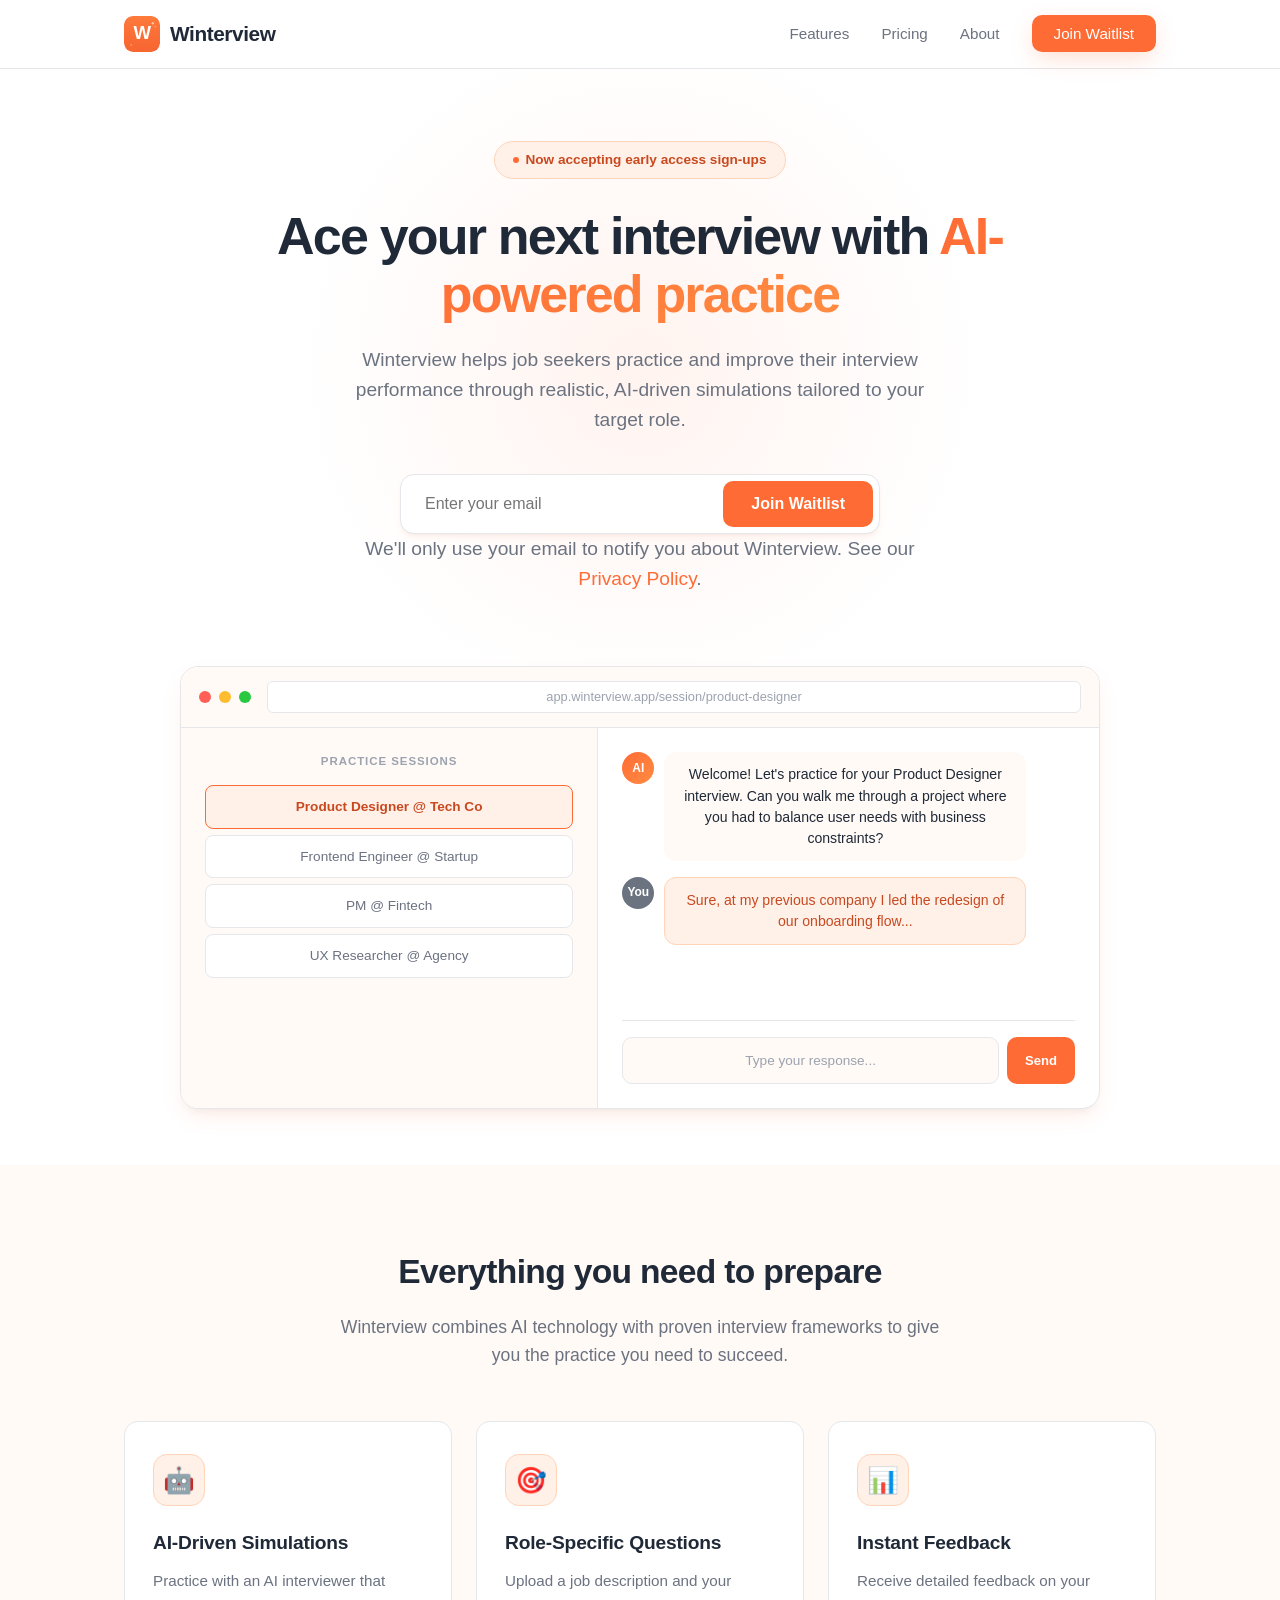
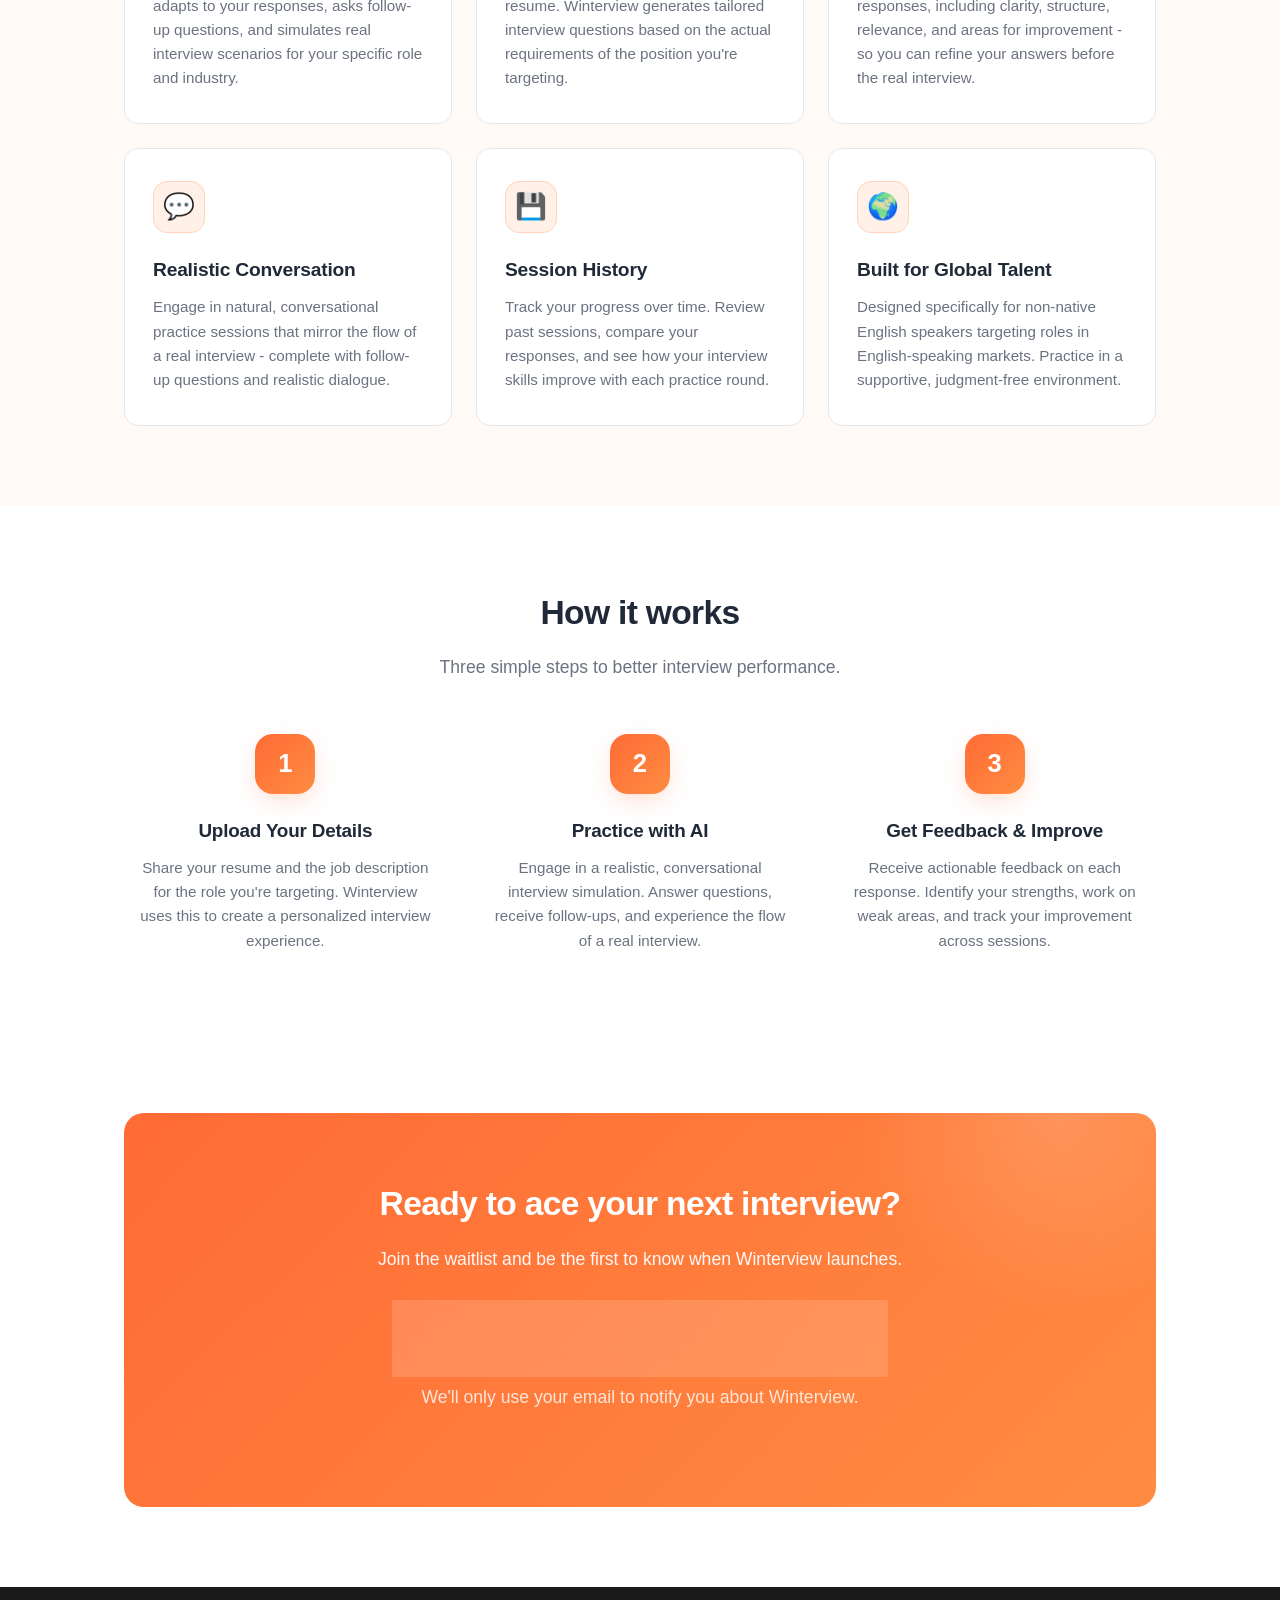
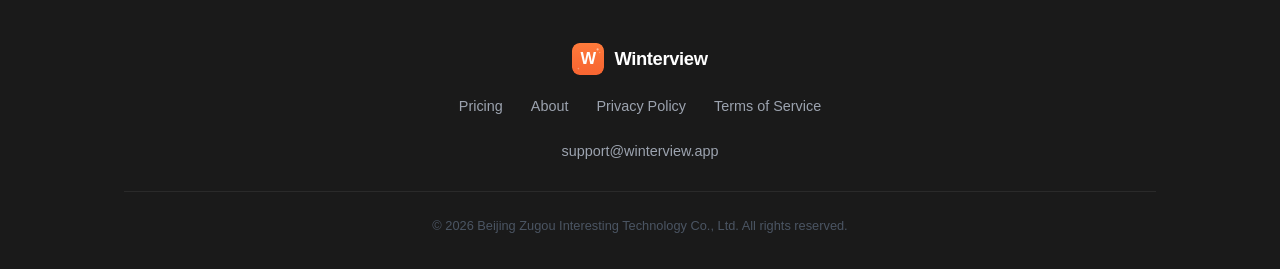
<file: index.html>
<!DOCTYPE html>
<html lang="en" data-page-node-id="an3A57A8lz67wNQCJ6UXCk">
<head data-page-node-id="ERUhdQzBLKnAO7OqJeAEp0">
  <meta charset="UTF-8" data-page-node-id="prpQp1511DPfGQHMg1hX2D">
  <meta name="viewport" content="width=device-width, initial-scale=1.0" data-page-node-id="v9rQ3yPVDY2IFN4e8HzisC">
  <title>Winterview - AI-Powered Interview Preparation for Job Seekers</title>
  <meta name="description" content="Winterview is an AI-powered interview preparation tool that helps job seekers practice and improve their interview performance through realistic, AI-driven simulations." data-page-node-id="W6Ayt4Gije6RWYFgC09Fuh">
  <meta name="keywords" content="interview preparation, AI interview practice, job interview simulator, interview coaching, mock interview, speaking practice" data-page-node-id="lt9m3kykPodyYyDAaYje83">
  <meta property="og:title" content="Winterview - AI-Powered Interview Preparation" data-page-node-id="BK3VoXE05Z1bvEOvvMvzni">
  <meta property="og:description" content="Practice and improve your interview performance through realistic, AI-driven simulations." data-page-node-id="ah81iDOzDQaHm3qX8QgNLp">
  <meta property="og:type" content="website" data-page-node-id="miExFBHVmDpFXnydhw0RzK">
  <meta property="og:url" content="https://winterview.app/" data-page-node-id="oUGHxrZCnT4rJK1aNAhVxN">
  <meta property="og:image" content="https://winterview.app/img/logo.svg" data-page-node-id="q44YAiHPpHHJ5lxd6UtFq4">
  <link rel="canonical" href="https://winterview.app/" data-page-node-id="Stsfm0fFLiO46WFXej0Sq4">
  <link rel="icon" type="image/svg+xml" href="img/logo.svg" data-page-node-id="E8vCSCN9VbZVoeMP879Rgp">
  <link rel="stylesheet" href="css/styles.css" data-page-node-id="3Gmkx2L6mcUTE8aiNeEekM">
</head>
<body data-page-node-id="wAHVMQbKpnQE81Md0Lh8nq">

  <!-- Header -->
  <header class="header" data-page-node-id="cVmHoQwlEXlgAVnADB5Hgo">
    <div class="container" data-page-node-id="eolI4RHjmvaJ8B9YEXrSce">
      <nav class="nav" data-page-node-id="o3xjEtunfRYqcojFjbKcFJ">
        <a href="index.html" class="nav-logo" data-page-node-id="OQNx6hIR2YeNa2GVtU2OA8">
          <img src="img/logo.svg" alt="Winterview" class="nav-logo-img" data-page-node-id="KtNPLROwA7R5GIIzE7h71l">
          Winterview
        </a>
        <ul class="nav-links" data-page-node-id="zMhEozKqyEjtR7Mp5MGsZM">
          <li data-page-node-id="Yq07aa9p5PvgjfVvDcu1iE"><a href="index.html#features" data-page-node-id="rEn0nDqc4SHTldGXjALMep">Features</a></li>
          <li data-page-node-id="y9ZUX4hexTHyfvgHdl6bO4"><a href="pricing.html" data-page-node-id="rTWAa49MY7fsLGGvDOw58Z">Pricing</a></li>
          <li data-page-node-id="M2k0AIXiqok5m8ayT0uqLt"><a href="about.html" data-page-node-id="1sXeCJjVlJfFghcjoaW9uy">About</a></li>
          <li data-page-node-id="StA6z0L3AleN3N6GVePppy"><a href="index.html#waitlist" class="nav-cta" data-page-node-id="uU1whBaTg0LRNsHQF9Ymwu">Join Waitlist</a></li>
        </ul>
        <button class="nav-toggle" onclick="document.querySelector('.nav-links').classList.toggle('show')" data-page-node-id="wIuWHkUwOdDTsGPp120NlY">&#9776;</button>
      </nav>
    </div>
  </header>

  <!-- Hero -->
  <section class="hero" data-page-node-id="YqUCoKwzLBgHbztKZJEme8">
    <div class="container" data-page-node-id="4e7bEWWopW0SOZ4UtoRhxk">
      <div class="hero-badge" data-page-node-id="15EptLYUuY3XE90p8DE8S1">
        <span class="hero-badge-dot" data-page-node-id="oXlTaCNfOiCC21czruNE4k"></span>
        Now accepting early access sign-ups
      </div>
      <h1 data-page-node-id="pagJzIl5hqZh03Hdiq59aF">Ace your next interview with <span class="highlight" data-page-node-id="gTcHYafyHFcASJWfF99MiQ">AI-powered practice</span></h1>
      <p data-page-node-id="GPeWoc4SD53pbdkJ6W5tG8">Winterview helps job seekers practice and improve their interview performance through realistic, AI-driven simulations tailored to your target role.</p>

      <!-- Waitlist Form -->
      <div id="waitlist" data-page-node-id="ejIp5iBW3CZ98LDcRQtkYS">
        <form class="waitlist-form" id="waitlistForm" onsubmit="handleWaitlistSubmit(event, 'waitlistForm', 'waitlistSuccess')" data-page-node-id="Gkd9GnlYZLDwLHlVSkIZIy">
          <input type="email" id="waitlistEmail" placeholder="Enter your email" required data-page-node-id="7HIegzdTVRHnLigHZEslHU">
          <button type="submit" data-page-node-id="scZKDTwoYpyhhCvTYfBNsm">Join Waitlist</button>
        </form>
        <div class="waitlist-success" id="waitlistSuccess" data-page-node-id="bWnkEHTDmADK3AQFP4kbBE">
          &#9989; Thanks for joining! We'll notify you when Winterview launches.
        </div>
        <p class="waitlist-note" data-page-node-id="zSCORXYTHK6GkGJlIODrjJ">We'll only use your email to notify you about Winterview. See our <a href="privacy.html" data-page-node-id="hkyhIH2k9uvtMOJOSIZyPO">Privacy Policy</a>.</p>
      </div>

      <!-- Product Mockup -->
      <div class="hero-mockup" data-page-node-id="7ItxPKtzxVvXcOW8ouyU44">
        <div class="mockup-browser-bar" data-page-node-id="SB10Y1EfZaXOOHuBcxFtSx">
          <span class="dot red" data-page-node-id="6ihq8v0eVnawoFWnrmoY5X"></span>
          <span class="dot yellow" data-page-node-id="FZEGmPlmtIblyHnjow3pHg"></span>
          <span class="dot green" data-page-node-id="RzeeVek6wlKuD1KhFB2R0O"></span>
          <span class="url" data-page-node-id="B8E7Xo8uE3sIcwZQOhY4OP">app.winterview.app/session/product-designer</span>
        </div>
        <div class="mockup-content" data-page-node-id="qdXobbfwMhtNj9VcBqzLIk">
          <div class="mockup-sidebar" data-page-node-id="GqThs4Gb9ypcIgloHRINOg">
            <h4 data-page-node-id="xQUPtGkCTsWL4sBggzvjA4">Practice Sessions</h4>
            <div class="session-item active" data-page-node-id="w0JOLC2rJLmzQriN46VVyp">Product Designer @ Tech Co</div>
            <div class="session-item" data-page-node-id="LblfXiUOoIII59pYMVz2Sp">Frontend Engineer @ Startup</div>
            <div class="session-item" data-page-node-id="C7lwzOJr19TNCowDfXhUCC">PM @ Fintech</div>
            <div class="session-item" data-page-node-id="L438CSC1fKDDNQJazpVscQ">UX Researcher @ Agency</div>
          </div>
          <div class="mockup-main" data-page-node-id="hqw32Eco4tmqexDII7ocfM">
            <div class="mockup-chat-msg" data-page-node-id="WRWpqjww7qtWOHEkCniHy2">
              <div class="mockup-avatar ai" data-page-node-id="YAquSmWtEhlykCFWABET24">AI</div>
              <div class="mockup-bubble" data-page-node-id="ACkytnHdhoLJx5ZOFdWaOc">Welcome! Let's practice for your Product Designer interview. Can you walk me through a project where you had to balance user needs with business constraints?</div>
            </div>
            <div class="mockup-chat-msg" data-page-node-id="XRpdKrxSJk2S02TrNqDbrM">
              <div class="mockup-avatar user" data-page-node-id="viCfsPqx63GB78FE2u59VH">You</div>
              <div class="mockup-bubble user" data-page-node-id="4BEwZp5UEDAT9H9n3AKrWf">Sure, at my previous company I led the redesign of our onboarding flow...</div>
            </div>
            <div class="mockup-input-bar" data-page-node-id="WEqNRsAnzrdffiBv6FI3ZZ">
              <div class="input" data-page-node-id="aNSyetmJCPh5DeDHYR3YNB">Type your response...</div>
              <button class="send-btn" data-page-node-id="sdexGFUJpnBYWSWDQajbGu">Send</button>
            </div>
          </div>
        </div>
      </div>
    </div>
  </section>

  <!-- Features -->
  <section class="section section-alt" id="features" data-page-node-id="uEKNUcVvwT3Be6he3o13OG">
    <div class="container" data-page-node-id="sA9cm6CWcWrBZDDonhkX9P">
      <h2 class="section-title" data-page-node-id="JijG1grq2d4Klyim74Eowg">Everything you need to prepare</h2>
      <p class="section-subtitle" data-page-node-id="ZvRMSeB5bmhJhnnQeBbwRq">Winterview combines AI technology with proven interview frameworks to give you the practice you need to succeed.</p>

      <div class="features-grid" data-page-node-id="dLDfsURlXwJZQ9SCojy0VN">
        <div class="feature-card" data-page-node-id="PJRGveXPDA4J2NH5Z5lToM">
          <div class="feature-icon" data-page-node-id="Qw0Na5eZ3EJYBaaZxwyIfD">&#129302;</div>
          <h3 data-page-node-id="Jtkrr9jjG3LTD8uAw9u5zw">AI-Driven Simulations</h3>
          <p data-page-node-id="aLwp1wIHgzOBVHlWp7Fm6W">Practice with an AI interviewer that adapts to your responses, asks follow-up questions, and simulates real interview scenarios for your specific role and industry.</p>
        </div>
        <div class="feature-card" data-page-node-id="EEhPJweQRXWlYyG5obpRyp">
          <div class="feature-icon" data-page-node-id="6SpVQbxuOvAG2Hn1g7xh0l">&#127919;</div>
          <h3 data-page-node-id="9U2o7pl7vXe8BhFZNyAAEC">Role-Specific Questions</h3>
          <p data-page-node-id="jayRY5B7IgNynaxIJoojRI">Upload a job description and your resume. Winterview generates tailored interview questions based on the actual requirements of the position you're targeting.</p>
        </div>
        <div class="feature-card" data-page-node-id="H8blgoZY9H4CFaDkDueVe1">
          <div class="feature-icon" data-page-node-id="3AM8lOAdCuPrtCD8SkNx1L">&#128202;</div>
          <h3 data-page-node-id="mTbrHKzDOfwJmkfKqv6EVu">Instant Feedback</h3>
          <p data-page-node-id="CWWDEwyd5gm5z5qtmjbD0j">Receive detailed feedback on your responses, including clarity, structure, relevance, and areas for improvement - so you can refine your answers before the real interview.</p>
        </div>
        <div class="feature-card" data-page-node-id="WkiXKQU8T9iCQY69674IpT">
          <div class="feature-icon" data-page-node-id="rj9cXAGSaHBGl6OiM5KrVl">&#128172;</div>
          <h3 data-page-node-id="1HWr6t4CW9t4Hs7iBDuTUV">Realistic Conversation</h3>
          <p data-page-node-id="mbcjYZkhxmy7XHFtauovEb">Engage in natural, conversational practice sessions that mirror the flow of a real interview - complete with follow-up questions and realistic dialogue.</p>
        </div>
        <div class="feature-card" data-page-node-id="gx7Rq04ghyAq9AF0so3viC">
          <div class="feature-icon" data-page-node-id="2SLNj4ePJl34EYHu9TF2L8">&#128190;</div>
          <h3 data-page-node-id="Cx1q2Eek80cCDqI7xxjrLr">Session History</h3>
          <p data-page-node-id="CuHKjqD29kmrZYDRhwPZJh">Track your progress over time. Review past sessions, compare your responses, and see how your interview skills improve with each practice round.</p>
        </div>
        <div class="feature-card" data-page-node-id="i50ATHbdVGtcyB84wGicnE">
          <div class="feature-icon" data-page-node-id="ZHFzUPX3NsQSiuxYjadlIH">&#127757;</div>
          <h3 data-page-node-id="ZFjhm2iSmmXRGByD8j7nBe">Built for Global Talent</h3>
          <p data-page-node-id="1W10qGMAblqaGJ9rzEDuoN">Designed specifically for non-native English speakers targeting roles in English-speaking markets. Practice in a supportive, judgment-free environment.</p>
        </div>
      </div>
    </div>
  </section>

  <!-- How It Works -->
  <section class="section" data-page-node-id="HM1hiuHcQu8tMgxVpkVdku">
    <div class="container" data-page-node-id="SMpvcz1OwxIrcj3pijqMT5">
      <h2 class="section-title" data-page-node-id="7BSYTjltzHVk69s9hVDy9Y">How it works</h2>
      <p class="section-subtitle" data-page-node-id="1HSvJwufomCvdSHW0vPTLH">Three simple steps to better interview performance.</p>

      <div class="steps" data-page-node-id="2gEiGPzYj4lJB0der4Lfbe">
        <div class="step" data-page-node-id="JGzU1LnnYTHui8gGkmENjS">
          <div class="step-number" data-page-node-id="65UCybYdZaEfWEAUWnz7Bk">1</div>
          <h3 data-page-node-id="wXXplBwcncI9o4M1gGc4Mi">Upload Your Details</h3>
          <p data-page-node-id="Uq5FN7geSPbUqeoX93vAhR">Share your resume and the job description for the role you're targeting. Winterview uses this to create a personalized interview experience.</p>
        </div>
        <div class="step" data-page-node-id="ueirZPcCSmvG1iziWoMv1J">
          <div class="step-number" data-page-node-id="QTg75tDj8aDaIdWNl64AFO">2</div>
          <h3 data-page-node-id="J1JMMf8RUHrIANqXRM0dka">Practice with AI</h3>
          <p data-page-node-id="sfyWF0PtXM8dyGp6JyE2Od">Engage in a realistic, conversational interview simulation. Answer questions, receive follow-ups, and experience the flow of a real interview.</p>
        </div>
        <div class="step" data-page-node-id="VGFj8JmzByWSyQHYGUn5z1">
          <div class="step-number" data-page-node-id="7VtNZ7dSKDZF2UFRCuuV8L">3</div>
          <h3 data-page-node-id="OeHNhl9QRjGjADOWaTN8YW">Get Feedback &amp; Improve</h3>
          <p data-page-node-id="PwljL676f0JDSvLc1h2R8F">Receive actionable feedback on each response. Identify your strengths, work on weak areas, and track your improvement across sessions.</p>
        </div>
      </div>
    </div>
  </section>

  <!-- CTA -->
  <section class="section" data-page-node-id="aHB7EvyGITEynu9ASZnZxp">
    <div class="container" data-page-node-id="xIpZKALrVj9Z5wzOcArMVy">
      <div class="cta-section" data-page-node-id="B87vMKQgc3GCKyHzDdjz4p">
        <h2 data-page-node-id="jyQJBv8nUCnfkkOCodK39N">Ready to ace your next interview?</h2>
        <p data-page-node-id="QKAyop6bpq4U5Zu22AGgM2">Join the waitlist and be the first to know when Winterview launches.</p>
        <form class="waitlist-form" id="waitlistForm2" onsubmit="handleWaitlistSubmit(event, 'waitlistForm2', 'waitlistSuccess2')" data-page-node-id="iPVmFG6vxe89nWD0mdPuwi">
          <input type="email" placeholder="Enter your email" required data-page-node-id="XE9CG9SsQfkDbLDqTKQFPn">
          <button type="submit" data-page-node-id="XcQDixfpY0B6XxBtvrVMz5">Join Waitlist</button>
        </form>
        <div class="waitlist-success" id="waitlistSuccess2" style="margin-top: 16px;" data-page-node-id="tzxG9XoViBGbdV9rDKijRo">
          &#9989; Thanks for joining! We'll notify you when Winterview launches.
        </div>
        <p class="waitlist-note" style="color: rgba(255,255,255,0.85);" data-page-node-id="S2oGT5FUZnUbuloJcp1kyC">We'll only use your email to notify you about Winterview.</p>
      </div>
    </div>
  </section>

  <!-- Footer -->
  <footer class="footer" data-page-node-id="RZWPQtOlBPF5odbhGDnsEz">
    <div class="container" data-page-node-id="e4gXFega8UYw7hbHlzA2XO">
      <div class="footer-content" data-page-node-id="Ifn2ubo60S6cO7y6pI4dGl">
        <div class="footer-logo" data-page-node-id="TFeag42P7JXrqshL3NQ9r1">
          <img src="img/logo.svg" alt="Winterview" class="footer-logo-img" data-page-node-id="lJkTh3VIChroGMCLZ7Hti1">
          <span class="footer-logo-text" data-page-node-id="82ps54Su1D1l7QtGt5gv78">Winterview</span>
        </div>
        <div class="footer-links" data-page-node-id="RtHvRwhJC109QAfdbtEYpH">
          <a href="pricing.html" data-page-node-id="GLtxHnUH0mYCfWzzKSjEtT">Pricing</a>
          <a href="about.html" data-page-node-id="DfDjCffgT9hq22PBRQ6HoJ">About</a>
          <a href="privacy.html" data-page-node-id="VL9OTMF91CCCSG96NTqSnJ">Privacy Policy</a>
          <a href="terms.html" data-page-node-id="LJ2KVUOrXBWvi70KVjklZN">Terms of Service</a>
        </div>
        <p class="footer-email" data-page-node-id="xeeHEA2lS5J2LEPl2INrpi"><a href="mailto:support@winterview.app" data-page-node-id="xta2H8OiTeqybfUFQmPvXK">support@winterview.app</a></p>
        <p class="copyright" data-page-node-id="KZBokPFca4AOuHFAXhF7jE">&copy; 2026 Beijing Zugou Interesting Technology Co., Ltd. All rights reserved.</p>
      </div>
    </div>
  </footer>

  <script>
    function handleWaitlistSubmit(event, formId, successId) {
      event.preventDefault();
      var form = document.getElementById(formId);
      form.style.display = 'none';
      var note = form.parentElement.querySelector('.waitlist-note');
      if (note) note.style.display = 'none';
      document.getElementById(successId).classList.add('show');
    }
  </script>
</body>
</html>
</file>
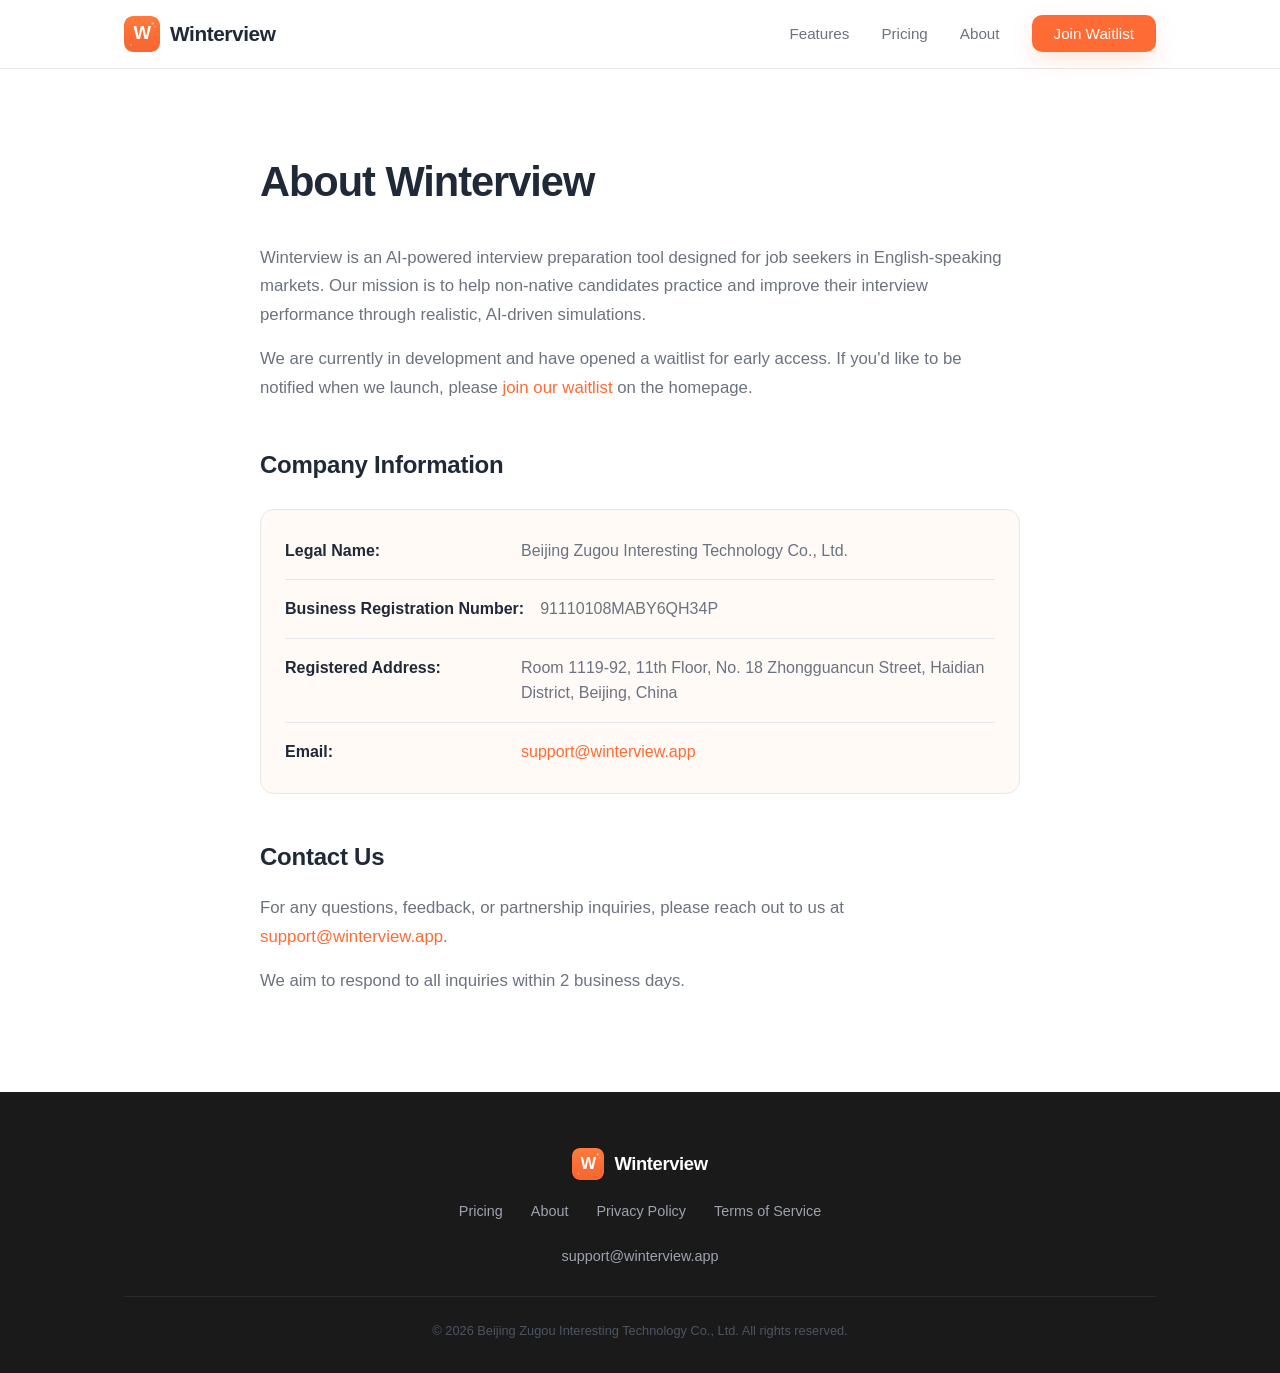
<file: about.html>
<!DOCTYPE html>
<html lang="en" data-page-node-id="nyfP9uRRc5WUm6FmF5NP2e">
<head data-page-node-id="CKKDQ0YQ4ObBUzc1NA2PZP">
  <meta charset="UTF-8" data-page-node-id="lYjm46xdZjhPPiPkRyL8b3">
  <meta name="viewport" content="width=device-width, initial-scale=1.0" data-page-node-id="yz0b2Hut3cyLb8zjRs1oGR">
  <title>About &amp; Contact - Winterview</title>
  <meta name="description" content="Learn about Winterview, an AI-powered interview preparation tool by Beijing Zugou Interesting Technology Co., Ltd. Contact us at support@winterview.app." data-page-node-id="ZsoyBAr7SOrC5eLxREZVKI">
  <link rel="canonical" href="https://winterview.app/about" data-page-node-id="wBx7JPBVJZCFMqiMk5kUDM">
  <link rel="icon" type="image/svg+xml" href="img/logo.svg" data-page-node-id="hAZb5DJ8AgozCp98XC4iZm">
  <link rel="stylesheet" href="css/styles.css" data-page-node-id="CBUbLMTYY1Cfe5RHFZ7lQL">
</head>
<body data-page-node-id="2YymTx7lG9g33ujxXFcKsO">

  <!-- Header -->
  <header class="header" data-page-node-id="aTpip6Xp2bYdO0GtH2L3dE">
    <div class="container" data-page-node-id="PFO1TEnjhFAvt0nLzGcO5m">
      <nav class="nav" data-page-node-id="m7qFWjm5dzGrjrUGxd7wIk">
        <a href="index.html" class="nav-logo" data-page-node-id="MOxOTYDlGBj2Mx0Gdll4nw">
          <img src="img/logo.svg" alt="Winterview" class="nav-logo-img" data-page-node-id="dR5NvB3DCXEt97fXjGMApt">
          Winterview
        </a>
        <ul class="nav-links" data-page-node-id="Vw4P181l7XcIrhfkP3HYMa">
          <li data-page-node-id="7H3IcpNsgKEQErZDgJDs4w"><a href="index.html#features" data-page-node-id="GW3vgwT7iICzoR4jFFah7G">Features</a></li>
          <li data-page-node-id="5apbe2EunuOx3DrAWsNqT8"><a href="pricing.html" data-page-node-id="7G5zh0SxmeFnXPxqD4PstW">Pricing</a></li>
          <li data-page-node-id="Ek8yrbgQQdzceBzmnulVBv"><a href="about.html" data-page-node-id="slwAMeyyVaVAH4jZU9JYxm">About</a></li>
          <li data-page-node-id="xNmhbKKujpBQNH8vfqDXUC"><a href="index.html#waitlist" class="nav-cta" data-page-node-id="4ynaIt277oFGV71eX1KTo7">Join Waitlist</a></li>
        </ul>
        <button class="nav-toggle" onclick="document.querySelector('.nav-links').classList.toggle('show')" data-page-node-id="tTi3WOAlGTEvuj1D4ANHxM">&#9776;</button>
      </nav>
    </div>
  </header>

  <!-- About Content -->
  <section class="section" data-page-node-id="eN4piJVxUFMZTtAJCoe7pH">
    <div class="container" data-page-node-id="c2LYOCAzYpLHdcT2eCon9F">
      <div class="about-content" data-page-node-id="8m2Sma1HXX6vMKvlWkHobQ">
        <h1 data-page-node-id="ebujOzM7kfAkuE73wY1Kcu">About Winterview</h1>

        <p data-page-node-id="mRHKCgHAU0Wj5h8z6pe9yh">Winterview is an AI-powered interview preparation tool designed for job seekers in English-speaking markets. Our mission is to help non-native candidates practice and improve their interview performance through realistic, AI-driven simulations.</p>

        <p data-page-node-id="9xIOH2O1MngAOYDmWyThbD">We are currently in development and have opened a waitlist for early access. If you'd like to be notified when we launch, please <a href="index.html#waitlist" data-page-node-id="7BsoxbKL8RJB13QkGMEpVQ">join our waitlist</a> on the homepage.</p>

        <h2 data-page-node-id="JlTfvP4ShhkQPHckEGmfV2">Company Information</h2>
        <ul class="info-list" data-page-node-id="gf71Fkb5dpBso5S8vjfcAf">
          <li data-page-node-id="YG35lIXEdVOCnyWFcL81W9">
            <strong data-page-node-id="AYCiJFYoEX7G6IwAUQKE97">Legal Name:</strong>
            <span data-page-node-id="wgVMKbzqlEFmlQYIRTcPGj">Beijing Zugou Interesting Technology Co., Ltd.</span>
          </li>
          <li data-page-node-id="Ox4yii2clRoL3GeRHqUgkg">
            <strong data-page-node-id="FleJaJB9GgPzIZpDX2FInm">Business Registration Number:</strong>
            <span data-page-node-id="cSfZPnKSC4lO2bktkYaZpk">91110108MABY6QH34P</span>
          </li>
          <li data-page-node-id="viMSnlB9poQSLWRhIs1vEV">
            <strong data-page-node-id="WXOXjTkQCK5pQCsSgxvqK4">Registered Address:</strong>
            <span data-page-node-id="h8Lg4JnEDJWYMQEEH6oMyL">Room 1119-92, 11th Floor, No. 18 Zhongguancun Street, Haidian District, Beijing, China</span>
          </li>
          <li data-page-node-id="qTVBo75MqVKvYl892ol1H2">
            <strong data-page-node-id="7lMeGJ8LjNQVDlqQ9igvA5">Email:</strong>
            <span data-page-node-id="d5XkHl3mzVlWRJjZ2inWvB"><a href="mailto:support@winterview.app" data-page-node-id="EoAaqkAOHiQ4fLtZbfhEwd">support@winterview.app</a></span>
          </li>
        </ul>

        <h2 data-page-node-id="Lk6Mh2pP3MAzKiHXDWOGLI">Contact Us</h2>
        <p data-page-node-id="O1PFCDV5ue2anE08UsoBdP">For any questions, feedback, or partnership inquiries, please reach out to us at <a href="mailto:support@winterview.app" data-page-node-id="HByHpdYmiey7pN2sbe9hEB">support@winterview.app</a>.</p>

        <p data-page-node-id="zZ66YGH52PuSh8XqXAOLay">We aim to respond to all inquiries within 2 business days.</p>
      </div>
    </div>
  </section>

  <!-- Footer -->
  <footer class="footer" data-page-node-id="1UymEXLKfhUBJMFoJRKHxA">
    <div class="container" data-page-node-id="TT5WwCMhJL1wExdkyDcI9t">
      <div class="footer-content" data-page-node-id="rNtaFkpvjNhjphZaOIRurC">
        <div class="footer-logo" data-page-node-id="4pJx9mj5skXpEBlngFHyx8">
          <img src="img/logo.svg" alt="Winterview" class="footer-logo-img" data-page-node-id="gtmQGFivrQsB99rIvYbHyW">
          <span class="footer-logo-text" data-page-node-id="EkuJP6WMIDZnuDRkeMpu01">Winterview</span>
        </div>
        <div class="footer-links" data-page-node-id="GTsWW1Nrf1905Tkuv7rC1y">
          <a href="pricing.html" data-page-node-id="bUaA31juKEIFi2tyuVwYpP">Pricing</a>
          <a href="about.html" data-page-node-id="5eShctMxCPXvXLfxZSNLaf">About</a>
          <a href="privacy.html" data-page-node-id="pnhu3njrrDDuM2INEpwlZH">Privacy Policy</a>
          <a href="terms.html" data-page-node-id="xRQ05hSoLLFdAutoieZMtw">Terms of Service</a>
        </div>
        <p class="footer-email" data-page-node-id="EwMGFqvksIlmPoJfGoZDZJ"><a href="mailto:support@winterview.app" data-page-node-id="xKptD6q1wNYl5cBGMohk14">support@winterview.app</a></p>
        <p class="copyright" data-page-node-id="Y0TxHQxjvnd0Ja7th9FLgn">&copy; 2026 Beijing Zugou Interesting Technology Co., Ltd. All rights reserved.</p>
      </div>
    </div>
  </footer>

</body>
</html>
</file>
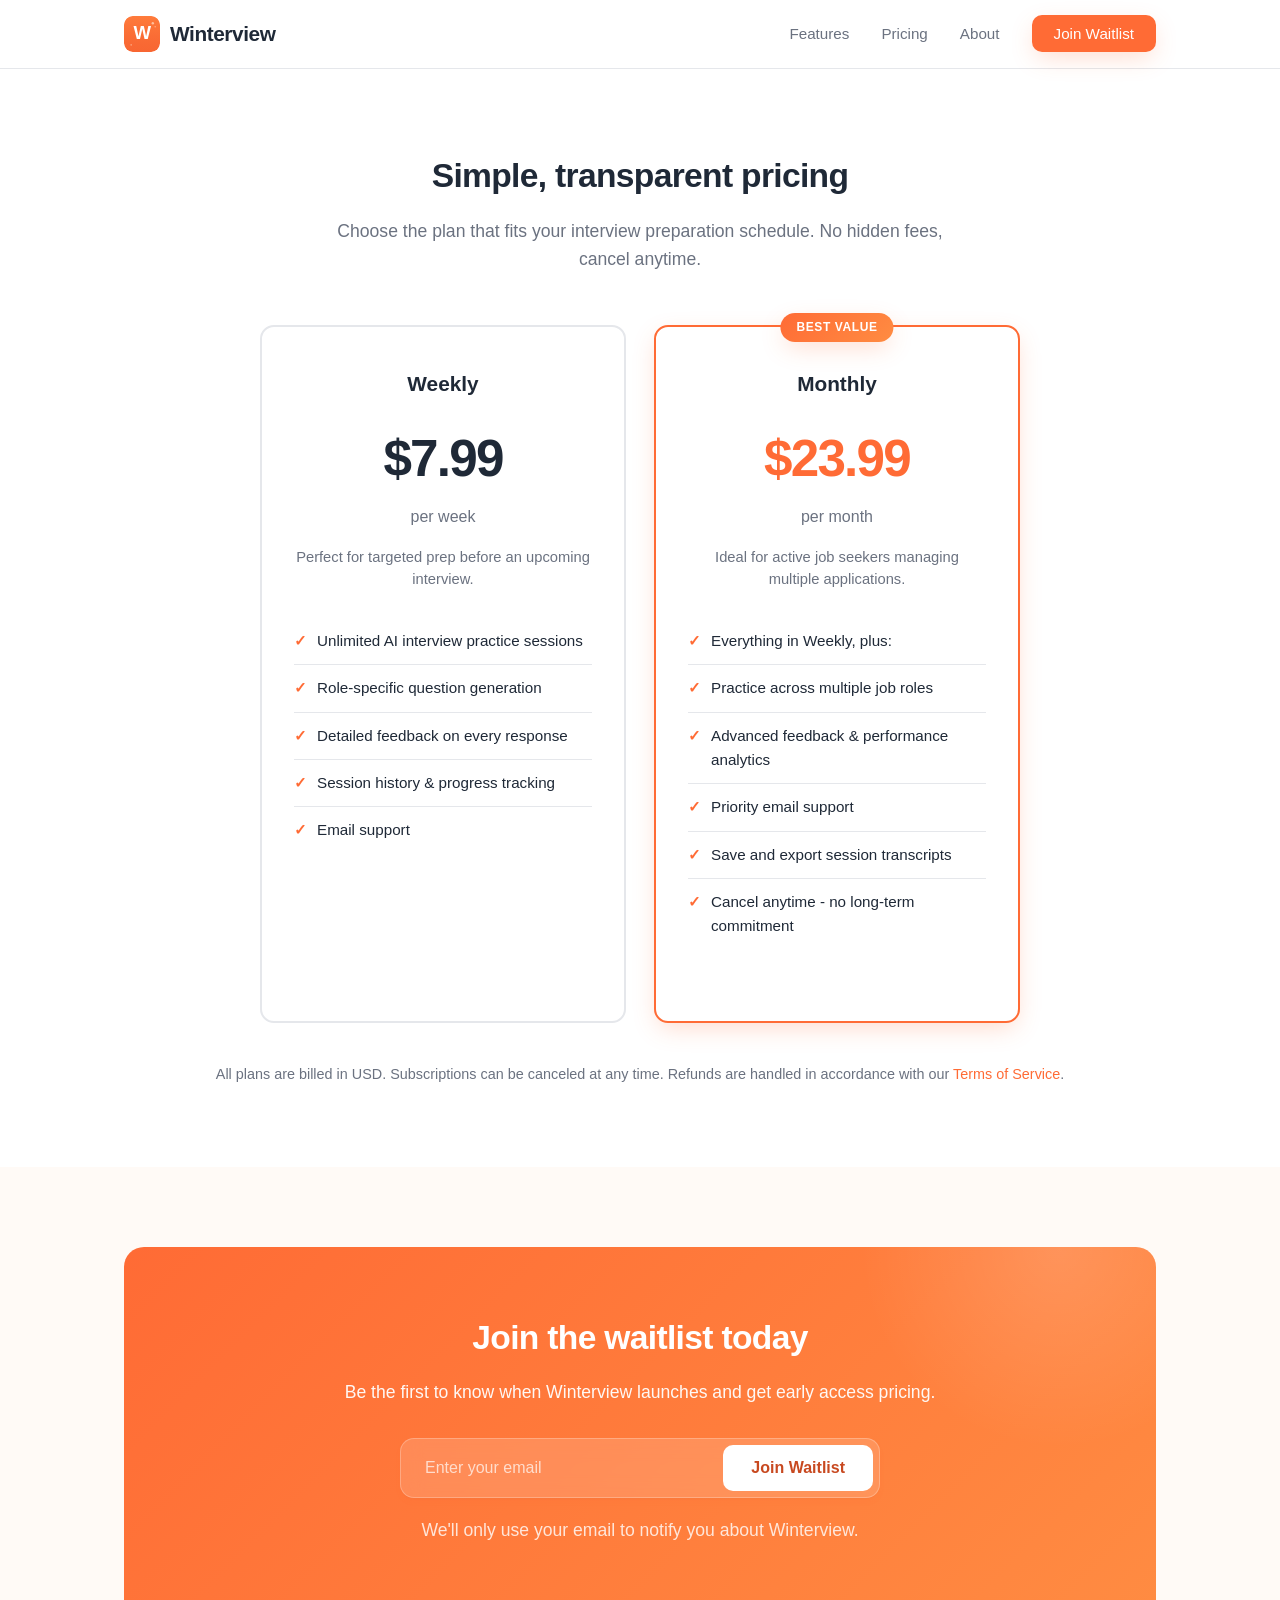
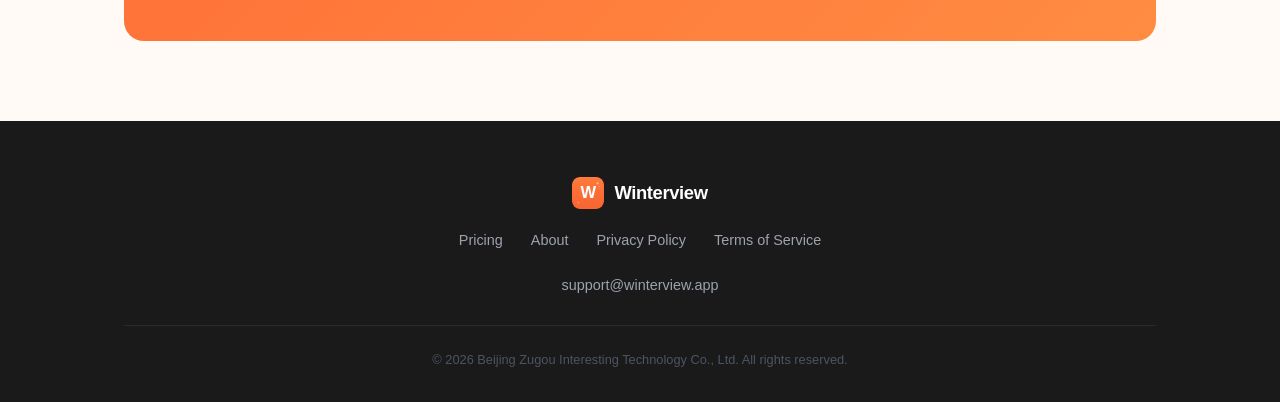
<file: pricing.html>
<!DOCTYPE html>
<html lang="en">
<head>
  <meta charset="UTF-8">
  <meta name="viewport" content="width=device-width, initial-scale=1.0">
  <title>Pricing - Winterview</title>
  <meta name="description" content="Winterview pricing plans: Weekly at $7.99 and Monthly at $23.99. Choose the plan that fits your interview preparation needs.">
  <link rel="canonical" href="https://winterview.app/pricing">
  <link rel="icon" type="image/svg+xml" href="img/logo.svg">
  <link rel="stylesheet" href="css/styles.css">
</head>
<body>

  <!-- Header -->
  <header class="header">
    <div class="container">
      <nav class="nav">
        <a href="index.html" class="nav-logo">
          <img src="img/logo.svg" alt="Winterview" class="nav-logo-img">
          Winterview
        </a>
        <ul class="nav-links">
          <li><a href="index.html#features">Features</a></li>
          <li><a href="pricing.html">Pricing</a></li>
          <li><a href="about.html">About</a></li>
          <li><a href="index.html#waitlist" class="nav-cta">Join Waitlist</a></li>
        </ul>
        <button class="nav-toggle" onclick="document.querySelector('.nav-links').classList.toggle('show')">&#9776;</button>
      </nav>
    </div>
  </header>

  <!-- Pricing -->
  <section class="section">
    <div class="container">
      <h2 class="section-title">Simple, transparent pricing</h2>
      <p class="section-subtitle">Choose the plan that fits your interview preparation schedule. No hidden fees, cancel anytime.</p>

      <div class="pricing-grid">
        <!-- Weekly Plan -->
        <div class="pricing-card">
          <h3>Weekly</h3>
          <div class="price">$7.99</div>
          <div class="price-period">per week</div>
          <p class="price-desc">Perfect for targeted prep before an upcoming interview.</p>
          <ul class="pricing-features">
            <li>Unlimited AI interview practice sessions</li>
            <li>Role-specific question generation</li>
            <li>Detailed feedback on every response</li>
            <li>Session history &amp; progress tracking</li>
            <li>Email support</li>
          </ul>
        </div>

        <!-- Monthly Plan -->
        <div class="pricing-card featured">
          <div class="pricing-badge">Best Value</div>
          <h3>Monthly</h3>
          <div class="price">$23.99</div>
          <div class="price-period">per month</div>
          <p class="price-desc">Ideal for active job seekers managing multiple applications.</p>
          <ul class="pricing-features">
            <li>Everything in Weekly, plus:</li>
            <li>Practice across multiple job roles</li>
            <li>Advanced feedback &amp; performance analytics</li>
            <li>Priority email support</li>
            <li>Save and export session transcripts</li>
            <li>Cancel anytime - no long-term commitment</li>
          </ul>
        </div>
      </div>

      <p class="pricing-note">All plans are billed in USD. Subscriptions can be canceled at any time. Refunds are handled in accordance with our <a href="terms.html">Terms of Service</a>.</p>
    </div>
  </section>

  <!-- CTA -->
  <section class="section section-alt">
    <div class="container">
      <div class="cta-section">
        <h2>Join the waitlist today</h2>
        <p>Be the first to know when Winterview launches and get early access pricing.</p>
        <form class="waitlist-form" id="pricingWaitlistForm" onsubmit="handleWaitlistSubmit(event, 'pricingWaitlistForm', 'pricingSuccess')">
          <input type="email" placeholder="Enter your email" required>
          <button type="submit">Join Waitlist</button>
        </form>
        <div class="waitlist-success" id="pricingSuccess" style="margin-top: 16px;">
          &#9989; Thanks for joining! We'll notify you when Winterview launches.
        </div>
        <p class="waitlist-note" style="color: rgba(255,255,255,0.85);">We'll only use your email to notify you about Winterview.</p>
      </div>
    </div>
  </section>

  <!-- Footer -->
  <footer class="footer">
    <div class="container">
      <div class="footer-content">
        <div class="footer-logo">
          <img src="img/logo.svg" alt="Winterview" class="footer-logo-img">
          <span class="footer-logo-text">Winterview</span>
        </div>
        <div class="footer-links">
          <a href="pricing.html">Pricing</a>
          <a href="about.html">About</a>
          <a href="privacy.html">Privacy Policy</a>
          <a href="terms.html">Terms of Service</a>
        </div>
        <p class="footer-email"><a href="mailto:support@winterview.app">support@winterview.app</a></p>
        <p class="copyright">&copy; 2026 Beijing Zugou Interesting Technology Co., Ltd. All rights reserved.</p>
      </div>
    </div>
  </footer>

  <script>
    function handleWaitlistSubmit(event, formId, successId) {
      event.preventDefault();
      var form = document.getElementById(formId);
      form.style.display = 'none';
      var note = form.parentElement.querySelector('.waitlist-note');
      if (note) note.style.display = 'none';
      document.getElementById(successId).classList.add('show');
    }
  </script>
</body>
</html>
</file>
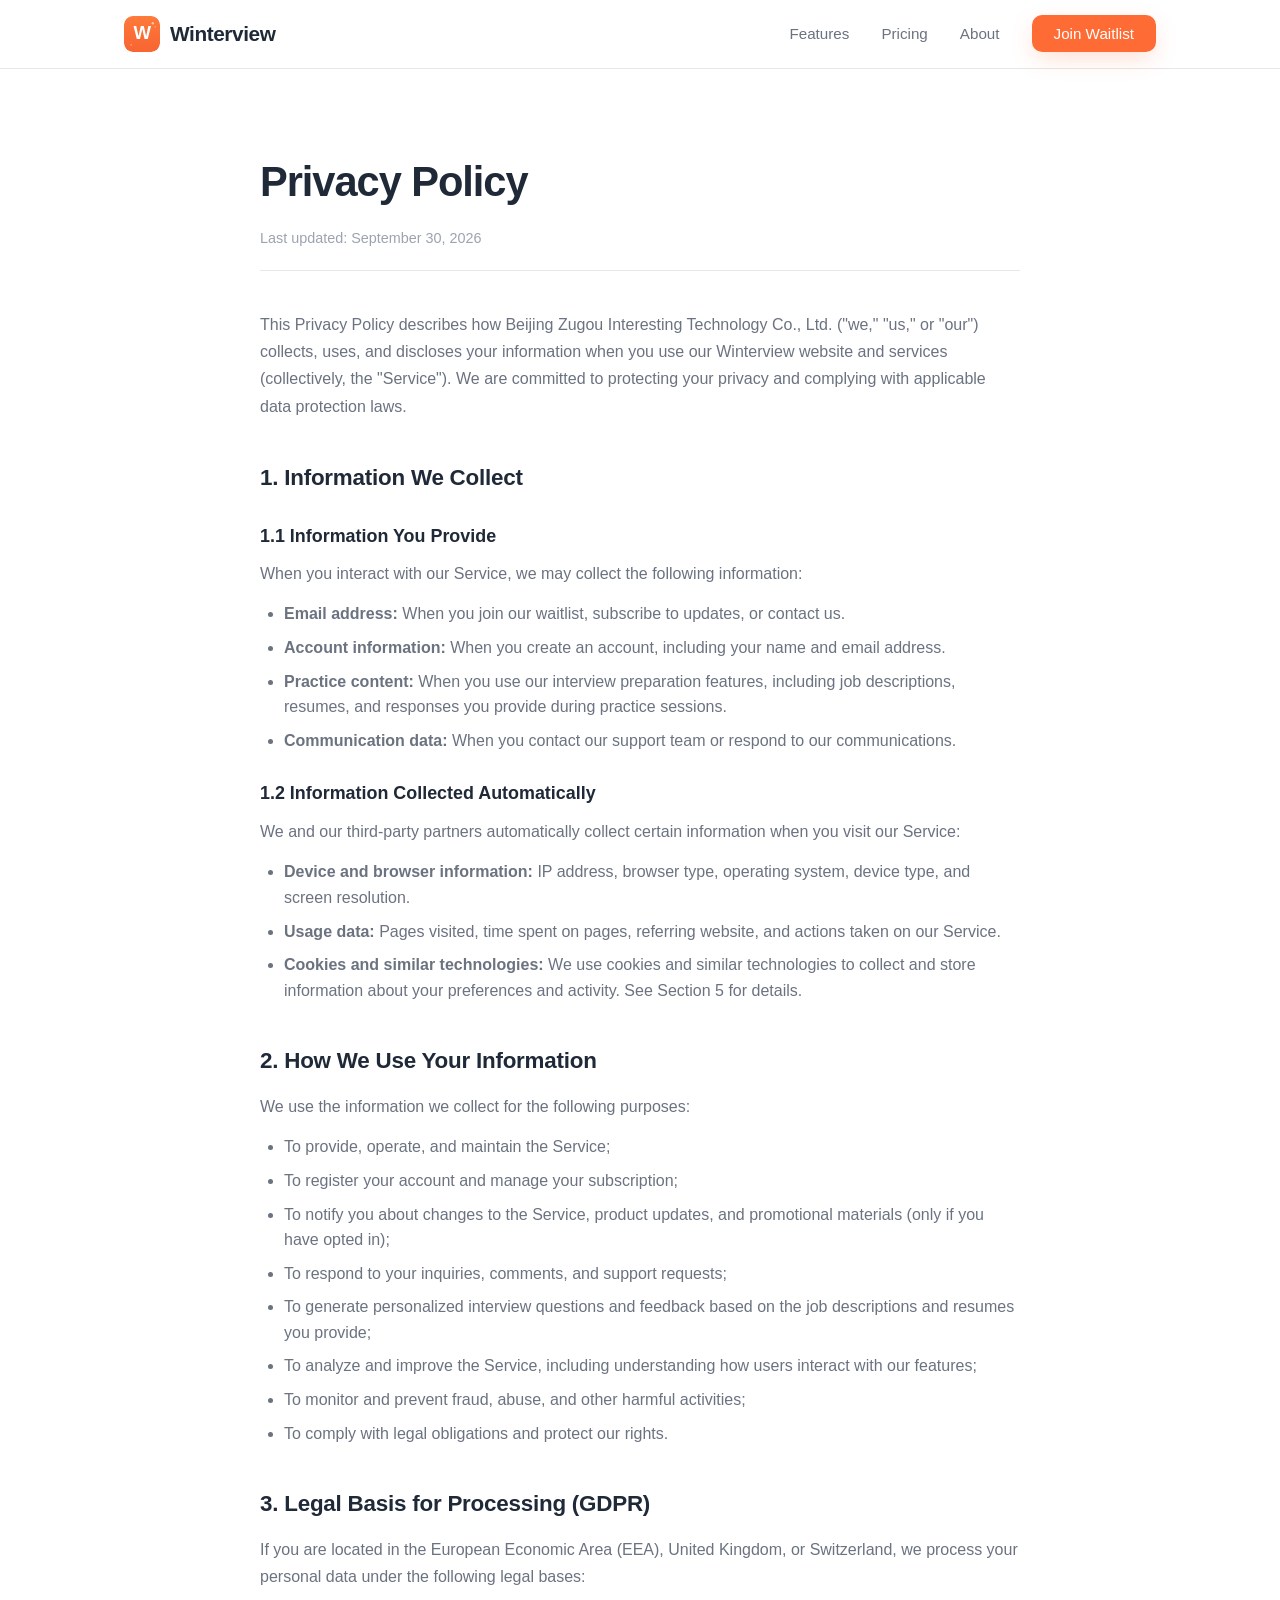
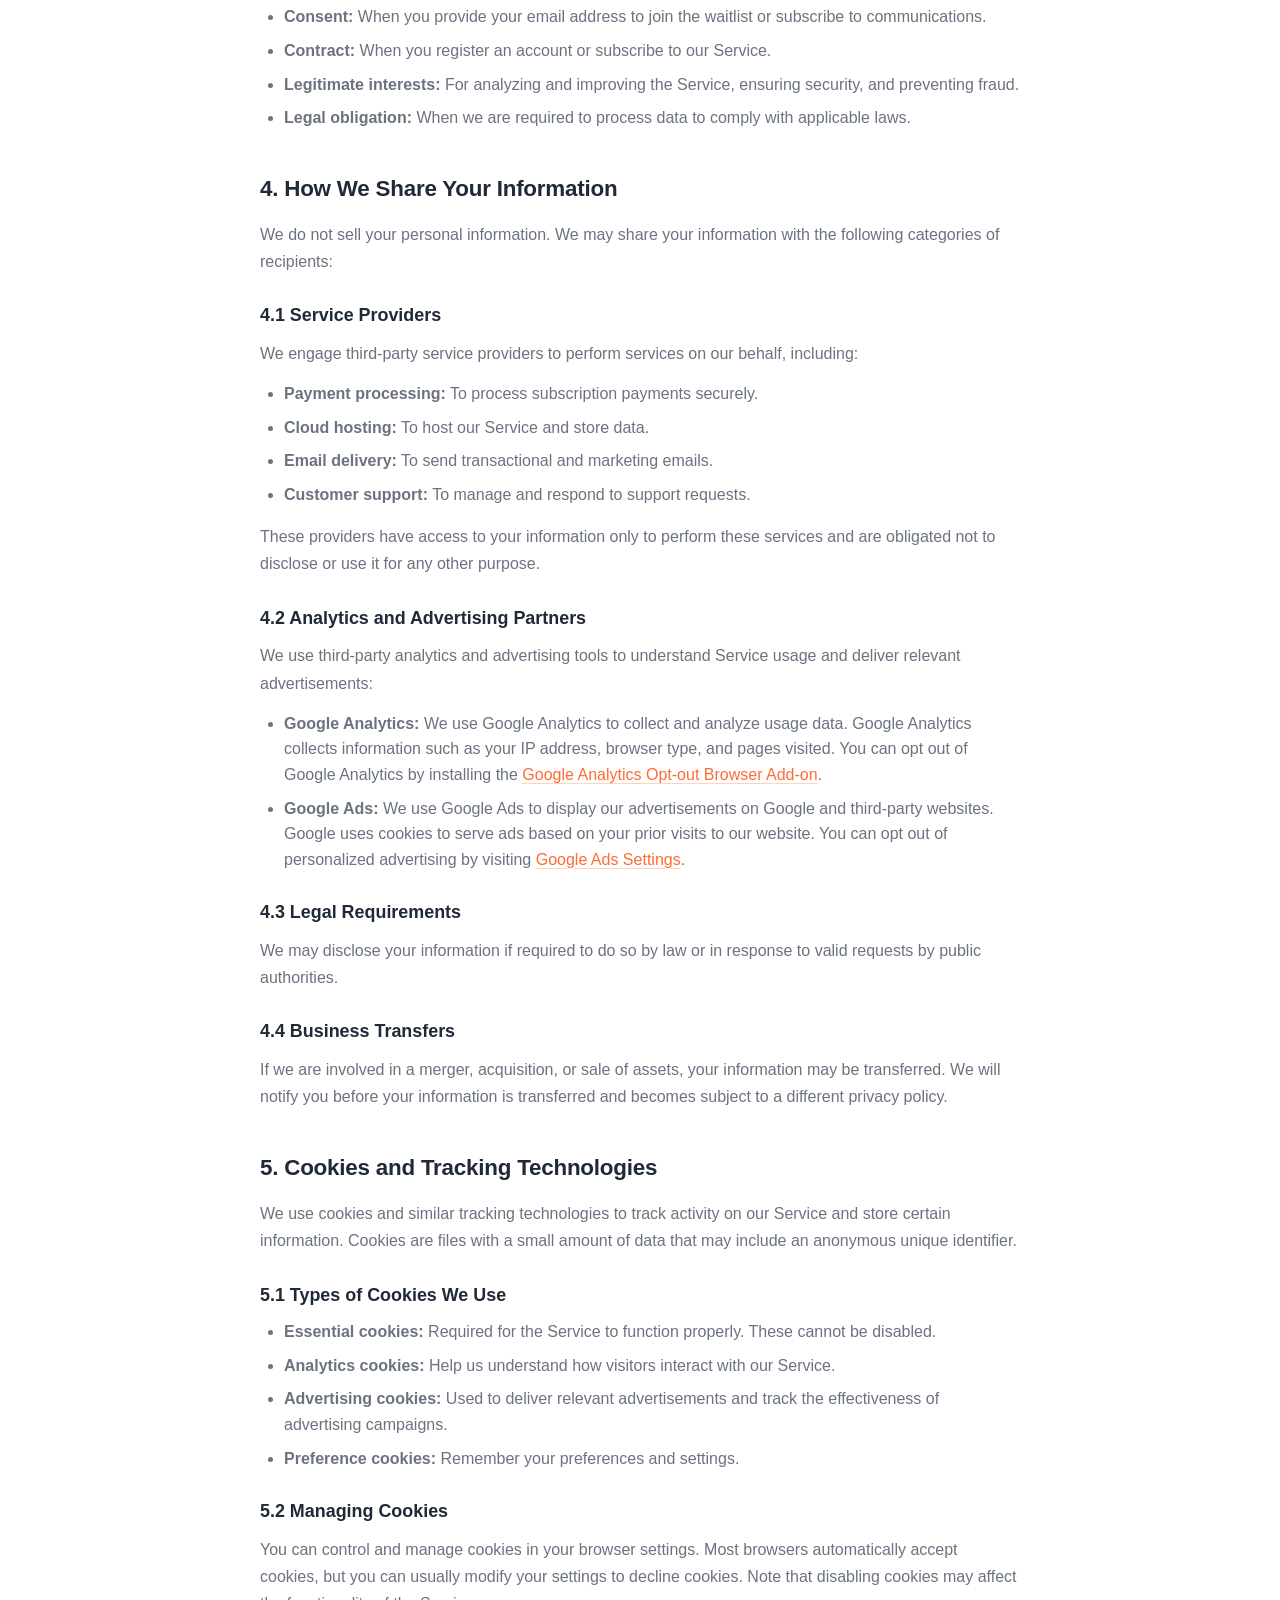
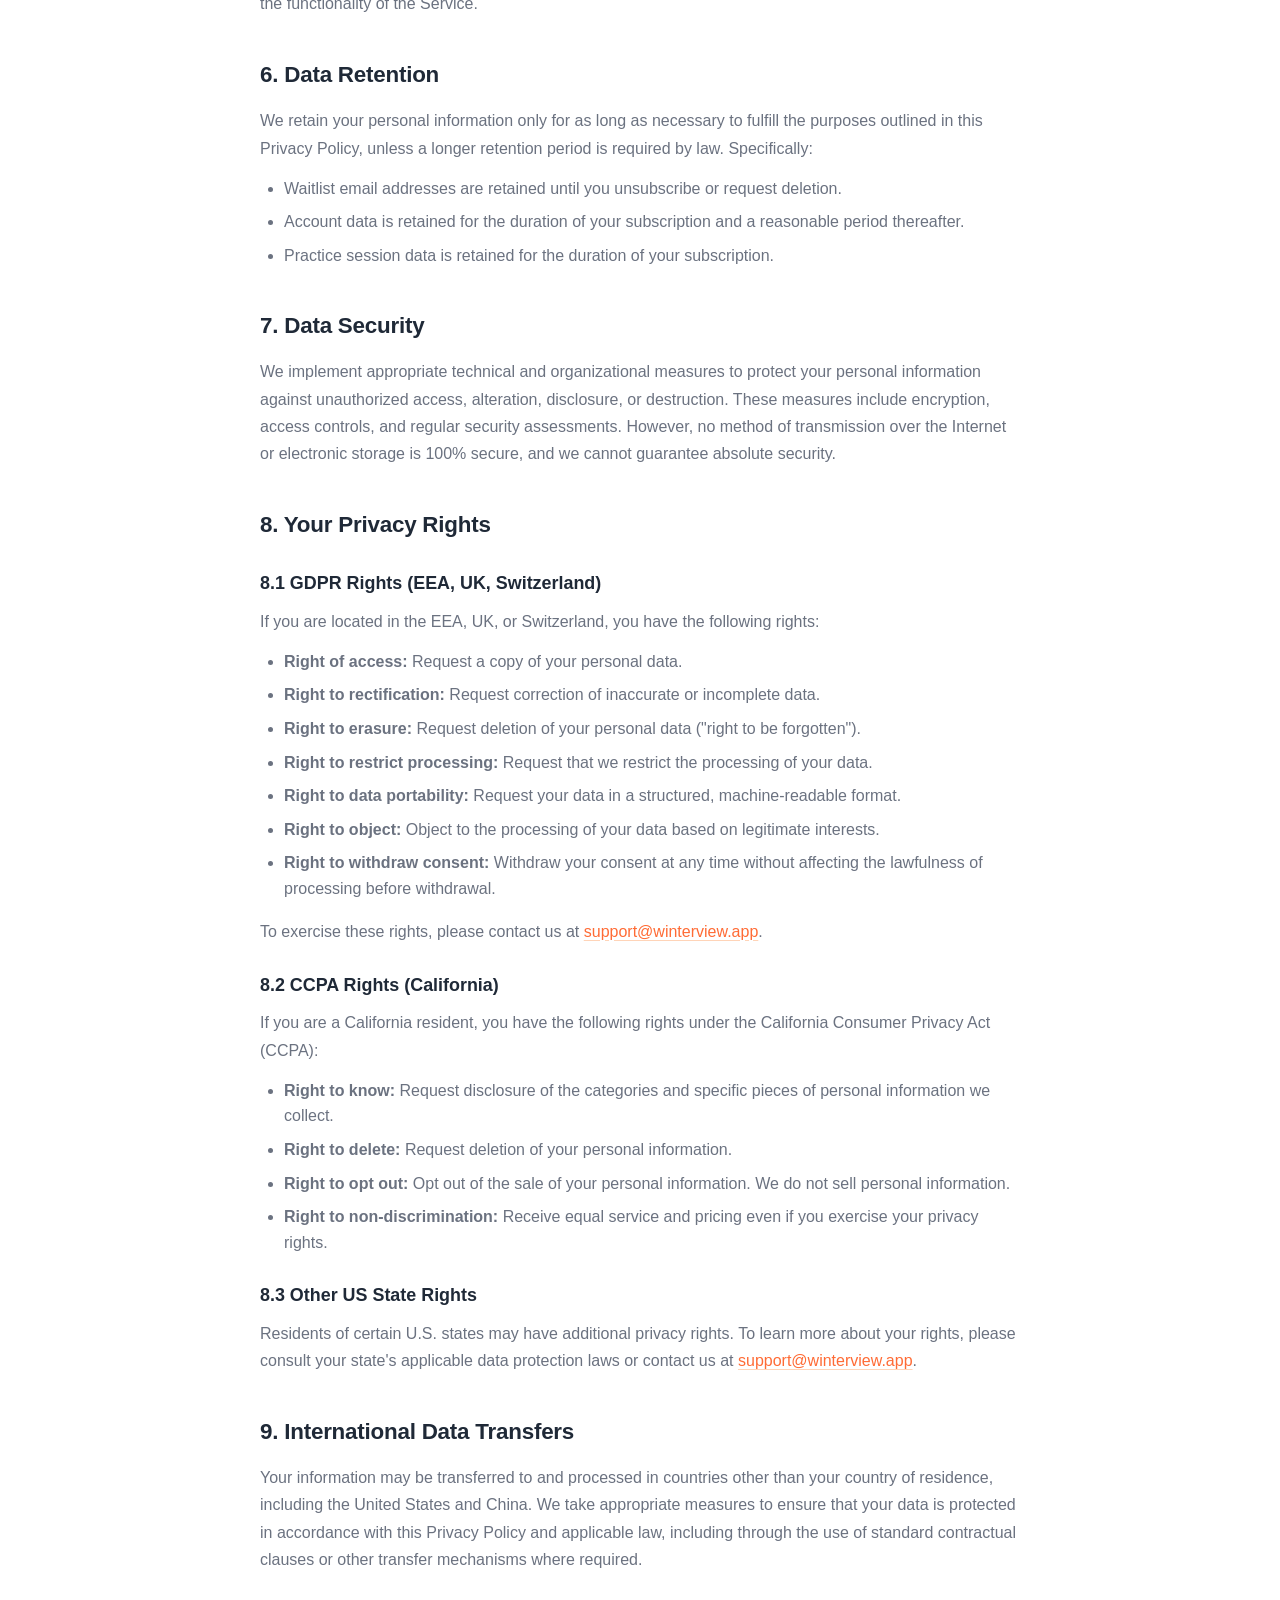
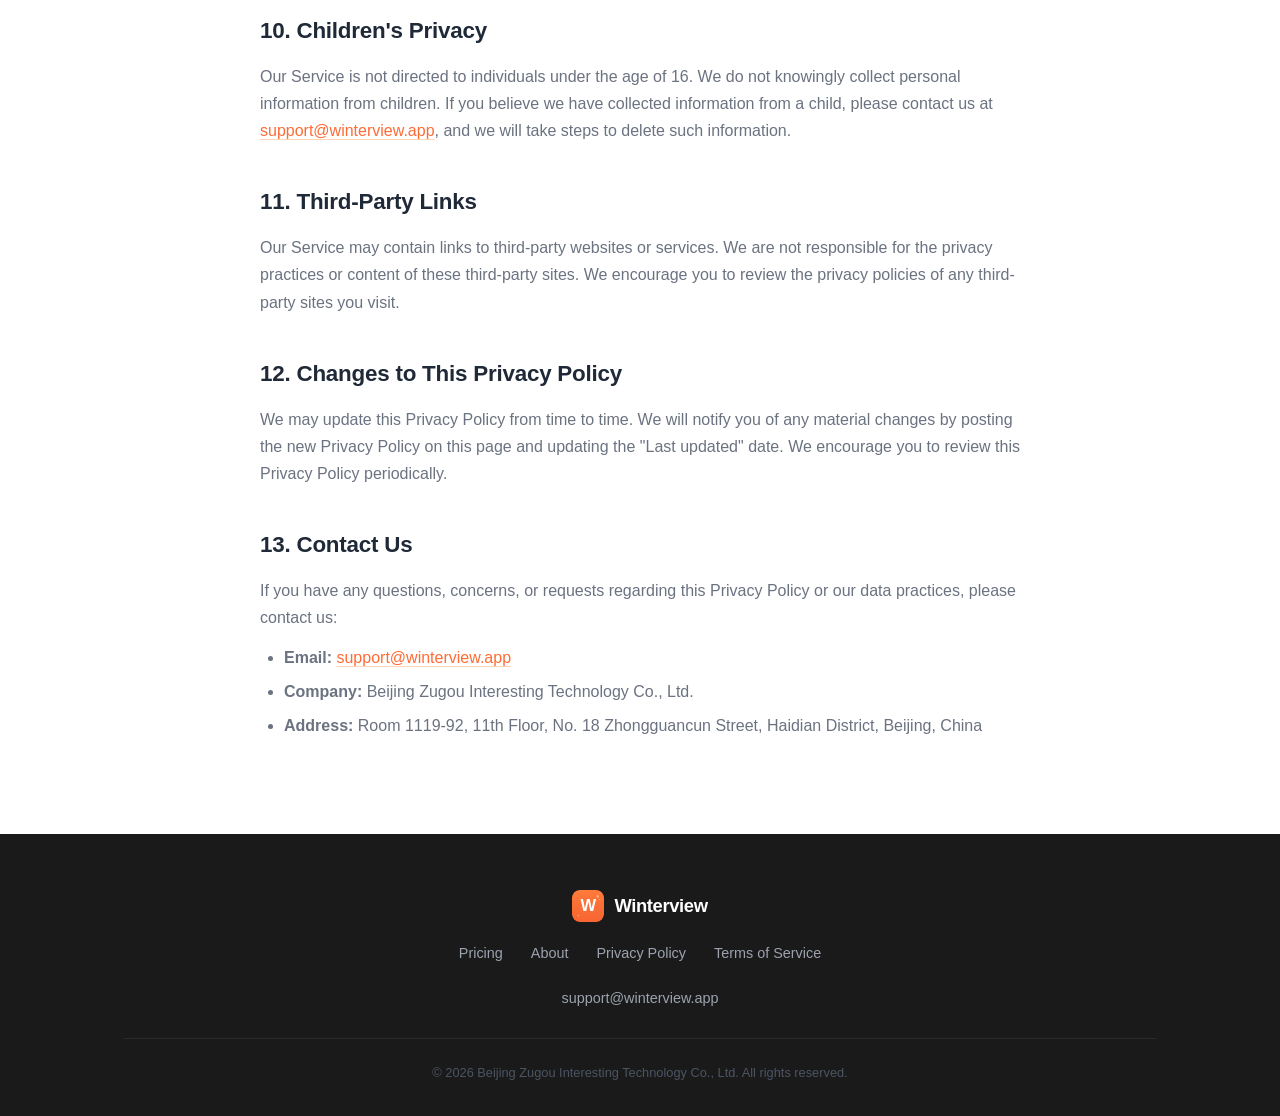
<file: privacy.html>
<!DOCTYPE html>
<html lang="en">
<head>
  <meta charset="UTF-8">
  <meta name="viewport" content="width=device-width, initial-scale=1.0">
  <title>Privacy Policy - Winterview</title>
  <meta name="description" content="Winterview Privacy Policy - How we collect, use, and protect your personal information.">
  <link rel="canonical" href="https://winterview.app/privacy">
  <link rel="icon" type="image/svg+xml" href="img/logo.svg">
  <link rel="stylesheet" href="css/styles.css">
</head>
<body>

  <!-- Header -->
  <header class="header">
    <div class="container">
      <nav class="nav">
        <a href="index.html" class="nav-logo">
          <img src="img/logo.svg" alt="Winterview" class="nav-logo-img">
          Winterview
        </a>
        <ul class="nav-links">
          <li><a href="index.html#features">Features</a></li>
          <li><a href="pricing.html">Pricing</a></li>
          <li><a href="about.html">About</a></li>
          <li><a href="index.html#waitlist" class="nav-cta">Join Waitlist</a></li>
        </ul>
        <button class="nav-toggle" onclick="document.querySelector('.nav-links').classList.toggle('show')">&#9776;</button>
      </nav>
    </div>
  </header>

  <!-- Privacy Policy Content -->
  <section class="section">
    <div class="container">
      <div class="legal-content">
        <h1>Privacy Policy</h1>
        <p class="last-updated">Last updated: September 30, 2026</p>

        <p>This Privacy Policy describes how Beijing Zugou Interesting Technology Co., Ltd. ("we," "us," or "our") collects, uses, and discloses your information when you use our Winterview website and services (collectively, the "Service"). We are committed to protecting your privacy and complying with applicable data protection laws.</p>

        <h2>1. Information We Collect</h2>

        <h3>1.1 Information You Provide</h3>
        <p>When you interact with our Service, we may collect the following information:</p>
        <ul>
          <li><strong>Email address:</strong> When you join our waitlist, subscribe to updates, or contact us.</li>
          <li><strong>Account information:</strong> When you create an account, including your name and email address.</li>
          <li><strong>Practice content:</strong> When you use our interview preparation features, including job descriptions, resumes, and responses you provide during practice sessions.</li>
          <li><strong>Communication data:</strong> When you contact our support team or respond to our communications.</li>
        </ul>

        <h3>1.2 Information Collected Automatically</h3>
        <p>We and our third-party partners automatically collect certain information when you visit our Service:</p>
        <ul>
          <li><strong>Device and browser information:</strong> IP address, browser type, operating system, device type, and screen resolution.</li>
          <li><strong>Usage data:</strong> Pages visited, time spent on pages, referring website, and actions taken on our Service.</li>
          <li><strong>Cookies and similar technologies:</strong> We use cookies and similar technologies to collect and store information about your preferences and activity. See Section 5 for details.</li>
        </ul>

        <h2>2. How We Use Your Information</h2>
        <p>We use the information we collect for the following purposes:</p>
        <ul>
          <li>To provide, operate, and maintain the Service;</li>
          <li>To register your account and manage your subscription;</li>
          <li>To notify you about changes to the Service, product updates, and promotional materials (only if you have opted in);</li>
          <li>To respond to your inquiries, comments, and support requests;</li>
          <li>To generate personalized interview questions and feedback based on the job descriptions and resumes you provide;</li>
          <li>To analyze and improve the Service, including understanding how users interact with our features;</li>
          <li>To monitor and prevent fraud, abuse, and other harmful activities;</li>
          <li>To comply with legal obligations and protect our rights.</li>
        </ul>

        <h2>3. Legal Basis for Processing (GDPR)</h2>
        <p>If you are located in the European Economic Area (EEA), United Kingdom, or Switzerland, we process your personal data under the following legal bases:</p>
        <ul>
          <li><strong>Consent:</strong> When you provide your email address to join the waitlist or subscribe to communications.</li>
          <li><strong>Contract:</strong> When you register an account or subscribe to our Service.</li>
          <li><strong>Legitimate interests:</strong> For analyzing and improving the Service, ensuring security, and preventing fraud.</li>
          <li><strong>Legal obligation:</strong> When we are required to process data to comply with applicable laws.</li>
        </ul>

        <h2>4. How We Share Your Information</h2>
        <p>We do not sell your personal information. We may share your information with the following categories of recipients:</p>

        <h3>4.1 Service Providers</h3>
        <p>We engage third-party service providers to perform services on our behalf, including:</p>
        <ul>
          <li><strong>Payment processing:</strong> To process subscription payments securely.</li>
          <li><strong>Cloud hosting:</strong> To host our Service and store data.</li>
          <li><strong>Email delivery:</strong> To send transactional and marketing emails.</li>
          <li><strong>Customer support:</strong> To manage and respond to support requests.</li>
        </ul>
        <p>These providers have access to your information only to perform these services and are obligated not to disclose or use it for any other purpose.</p>

        <h3>4.2 Analytics and Advertising Partners</h3>
        <p>We use third-party analytics and advertising tools to understand Service usage and deliver relevant advertisements:</p>
        <ul>
          <li><strong>Google Analytics:</strong> We use Google Analytics to collect and analyze usage data. Google Analytics collects information such as your IP address, browser type, and pages visited. You can opt out of Google Analytics by installing the <a href="https://tools.google.com/dlpage/gaoptout" target="_blank" rel="noopener">Google Analytics Opt-out Browser Add-on</a>.</li>
          <li><strong>Google Ads:</strong> We use Google Ads to display our advertisements on Google and third-party websites. Google uses cookies to serve ads based on your prior visits to our website. You can opt out of personalized advertising by visiting <a href="https://www.google.com/settings/ads" target="_blank" rel="noopener">Google Ads Settings</a>.</li>
        </ul>

        <h3>4.3 Legal Requirements</h3>
        <p>We may disclose your information if required to do so by law or in response to valid requests by public authorities.</p>

        <h3>4.4 Business Transfers</h3>
        <p>If we are involved in a merger, acquisition, or sale of assets, your information may be transferred. We will notify you before your information is transferred and becomes subject to a different privacy policy.</p>

        <h2>5. Cookies and Tracking Technologies</h2>
        <p>We use cookies and similar tracking technologies to track activity on our Service and store certain information. Cookies are files with a small amount of data that may include an anonymous unique identifier.</p>

        <h3>5.1 Types of Cookies We Use</h3>
        <ul>
          <li><strong>Essential cookies:</strong> Required for the Service to function properly. These cannot be disabled.</li>
          <li><strong>Analytics cookies:</strong> Help us understand how visitors interact with our Service.</li>
          <li><strong>Advertising cookies:</strong> Used to deliver relevant advertisements and track the effectiveness of advertising campaigns.</li>
          <li><strong>Preference cookies:</strong> Remember your preferences and settings.</li>
        </ul>

        <h3>5.2 Managing Cookies</h3>
        <p>You can control and manage cookies in your browser settings. Most browsers automatically accept cookies, but you can usually modify your settings to decline cookies. Note that disabling cookies may affect the functionality of the Service.</p>

        <h2>6. Data Retention</h2>
        <p>We retain your personal information only for as long as necessary to fulfill the purposes outlined in this Privacy Policy, unless a longer retention period is required by law. Specifically:</p>
        <ul>
          <li>Waitlist email addresses are retained until you unsubscribe or request deletion.</li>
          <li>Account data is retained for the duration of your subscription and a reasonable period thereafter.</li>
          <li>Practice session data is retained for the duration of your subscription.</li>
        </ul>

        <h2>7. Data Security</h2>
        <p>We implement appropriate technical and organizational measures to protect your personal information against unauthorized access, alteration, disclosure, or destruction. These measures include encryption, access controls, and regular security assessments. However, no method of transmission over the Internet or electronic storage is 100% secure, and we cannot guarantee absolute security.</p>

        <h2>8. Your Privacy Rights</h2>

        <h3>8.1 GDPR Rights (EEA, UK, Switzerland)</h3>
        <p>If you are located in the EEA, UK, or Switzerland, you have the following rights:</p>
        <ul>
          <li><strong>Right of access:</strong> Request a copy of your personal data.</li>
          <li><strong>Right to rectification:</strong> Request correction of inaccurate or incomplete data.</li>
          <li><strong>Right to erasure:</strong> Request deletion of your personal data ("right to be forgotten").</li>
          <li><strong>Right to restrict processing:</strong> Request that we restrict the processing of your data.</li>
          <li><strong>Right to data portability:</strong> Request your data in a structured, machine-readable format.</li>
          <li><strong>Right to object:</strong> Object to the processing of your data based on legitimate interests.</li>
          <li><strong>Right to withdraw consent:</strong> Withdraw your consent at any time without affecting the lawfulness of processing before withdrawal.</li>
        </ul>
        <p>To exercise these rights, please contact us at <a href="mailto:support@winterview.app">support@winterview.app</a>.</p>

        <h3>8.2 CCPA Rights (California)</h3>
        <p>If you are a California resident, you have the following rights under the California Consumer Privacy Act (CCPA):</p>
        <ul>
          <li><strong>Right to know:</strong> Request disclosure of the categories and specific pieces of personal information we collect.</li>
          <li><strong>Right to delete:</strong> Request deletion of your personal information.</li>
          <li><strong>Right to opt out:</strong> Opt out of the sale of your personal information. We do not sell personal information.</li>
          <li><strong>Right to non-discrimination:</strong> Receive equal service and pricing even if you exercise your privacy rights.</li>
        </ul>

        <h3>8.3 Other US State Rights</h3>
        <p>Residents of certain U.S. states may have additional privacy rights. To learn more about your rights, please consult your state's applicable data protection laws or contact us at <a href="mailto:support@winterview.app">support@winterview.app</a>.</p>

        <h2>9. International Data Transfers</h2>
        <p>Your information may be transferred to and processed in countries other than your country of residence, including the United States and China. We take appropriate measures to ensure that your data is protected in accordance with this Privacy Policy and applicable law, including through the use of standard contractual clauses or other transfer mechanisms where required.</p>

        <h2>10. Children's Privacy</h2>
        <p>Our Service is not directed to individuals under the age of 16. We do not knowingly collect personal information from children. If you believe we have collected information from a child, please contact us at <a href="mailto:support@winterview.app">support@winterview.app</a>, and we will take steps to delete such information.</p>

        <h2>11. Third-Party Links</h2>
        <p>Our Service may contain links to third-party websites or services. We are not responsible for the privacy practices or content of these third-party sites. We encourage you to review the privacy policies of any third-party sites you visit.</p>

        <h2>12. Changes to This Privacy Policy</h2>
        <p>We may update this Privacy Policy from time to time. We will notify you of any material changes by posting the new Privacy Policy on this page and updating the "Last updated" date. We encourage you to review this Privacy Policy periodically.</p>

        <h2>13. Contact Us</h2>
        <p>If you have any questions, concerns, or requests regarding this Privacy Policy or our data practices, please contact us:</p>
        <ul>
          <li><strong>Email:</strong> <a href="mailto:support@winterview.app">support@winterview.app</a></li>
          <li><strong>Company:</strong> Beijing Zugou Interesting Technology Co., Ltd.</li>
          <li><strong>Address:</strong> Room 1119-92, 11th Floor, No. 18 Zhongguancun Street, Haidian District, Beijing, China</li>
        </ul>
      </div>
    </div>
  </section>

  <!-- Footer -->
  <footer class="footer">
    <div class="container">
      <div class="footer-content">
        <div class="footer-logo">
          <img src="img/logo.svg" alt="Winterview" class="footer-logo-img">
          <span class="footer-logo-text">Winterview</span>
        </div>
        <div class="footer-links">
          <a href="pricing.html">Pricing</a>
          <a href="about.html">About</a>
          <a href="privacy.html">Privacy Policy</a>
          <a href="terms.html">Terms of Service</a>
        </div>
        <p class="footer-email"><a href="mailto:support@winterview.app">support@winterview.app</a></p>
        <p class="copyright">&copy; 2026 Beijing Zugou Interesting Technology Co., Ltd. All rights reserved.</p>
      </div>
    </div>
  </footer>

</body>
</html>
</file>
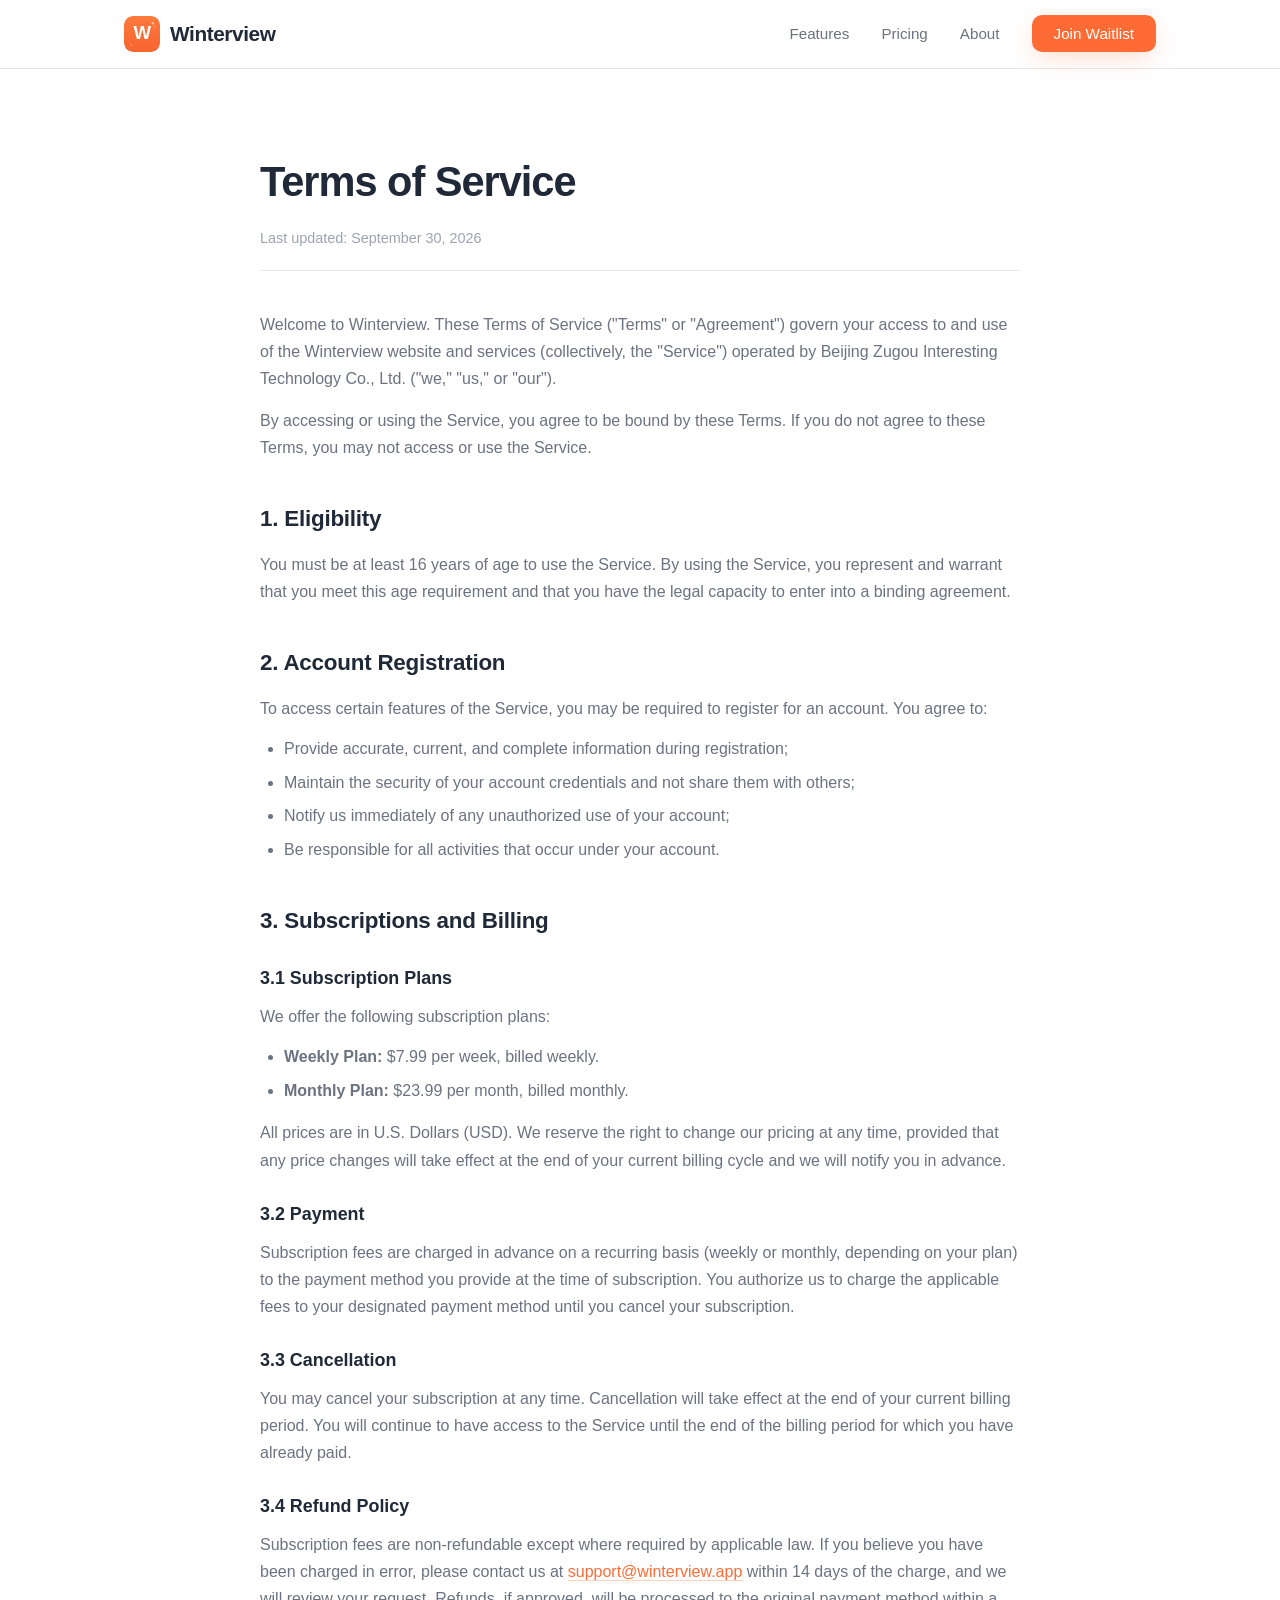
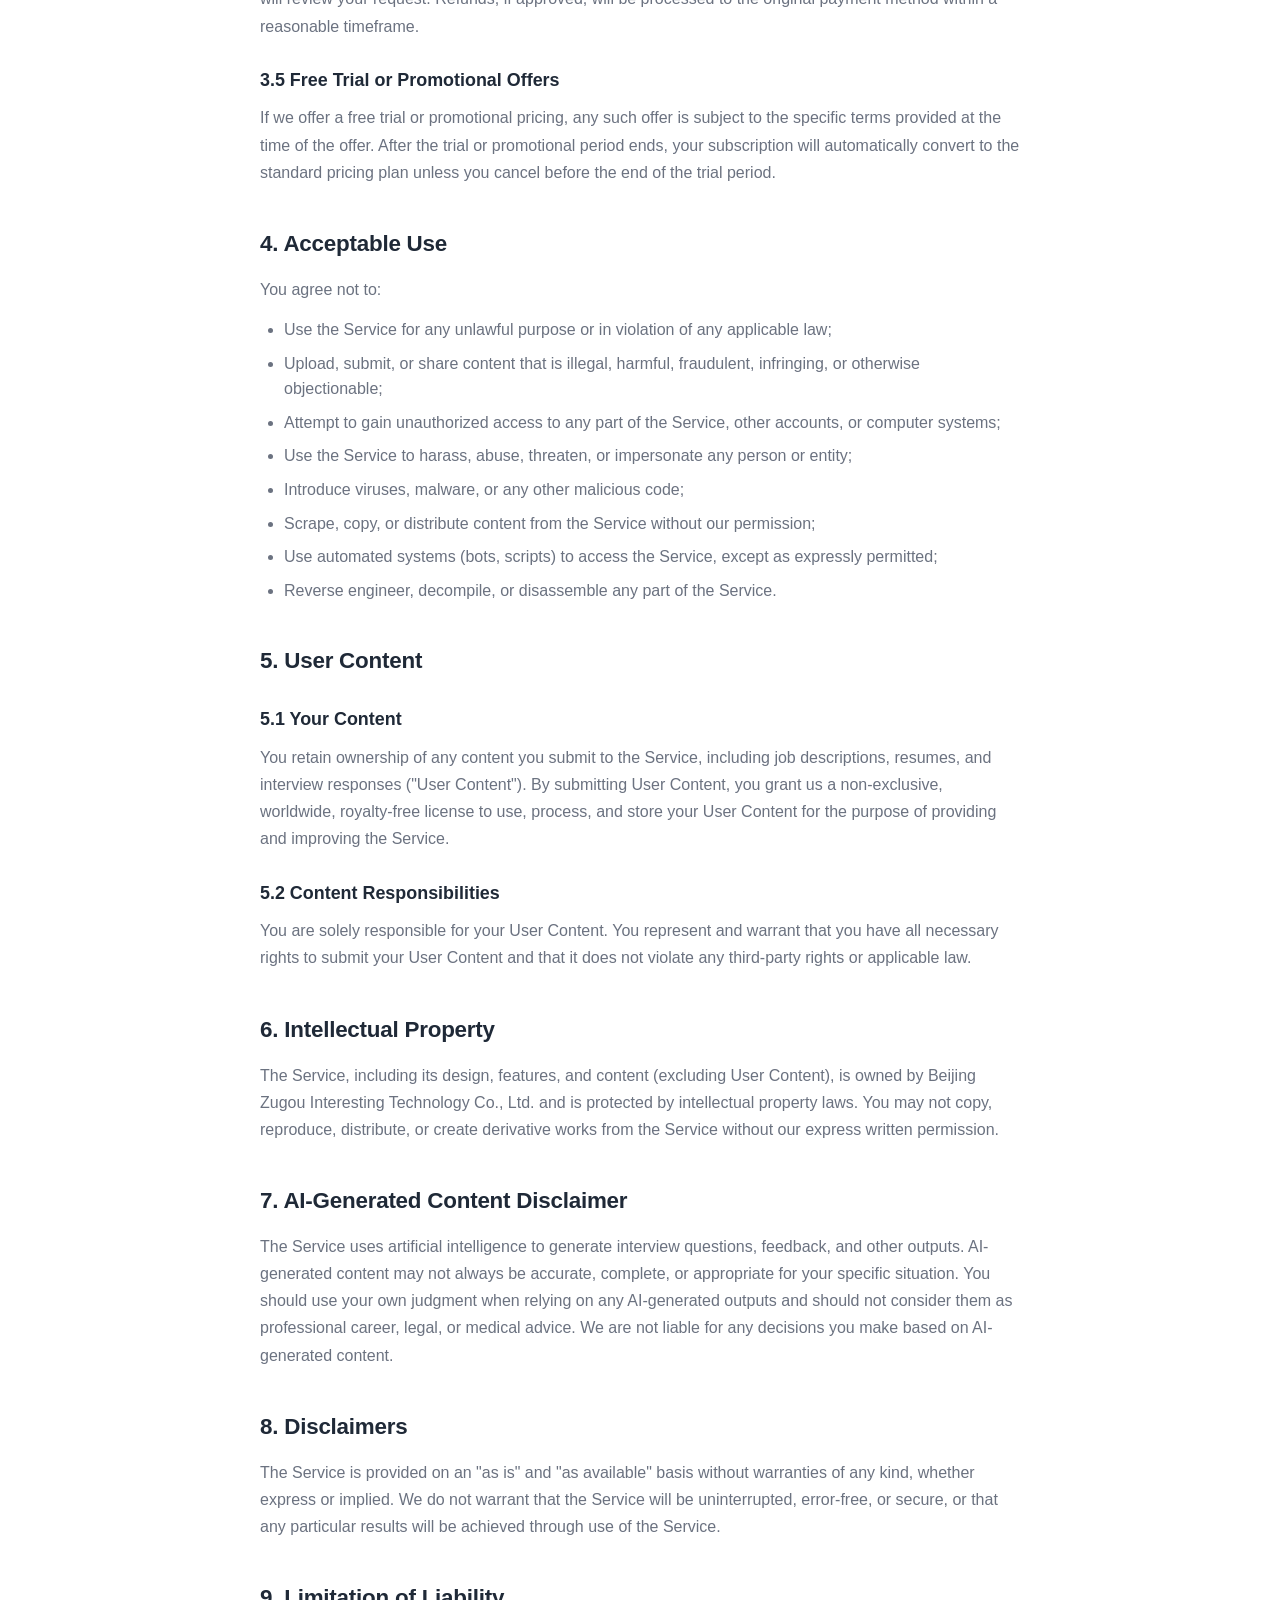
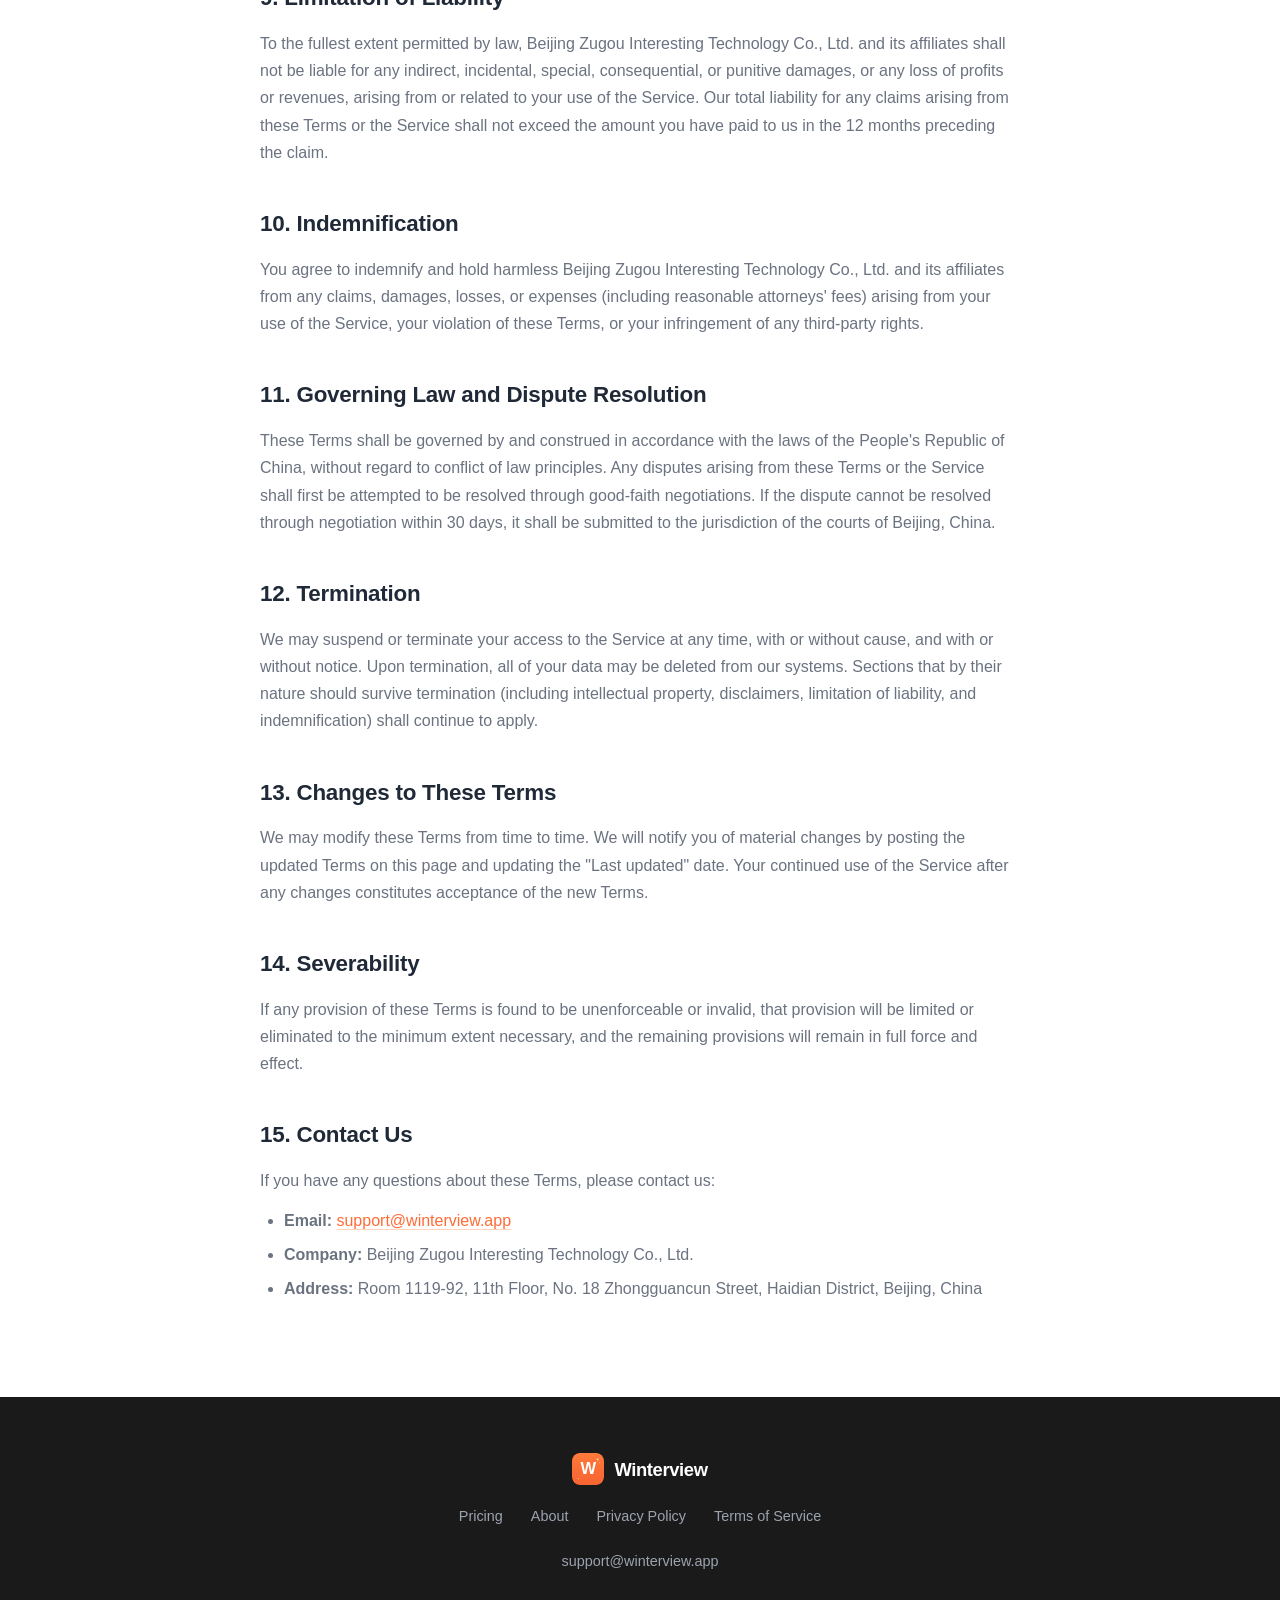
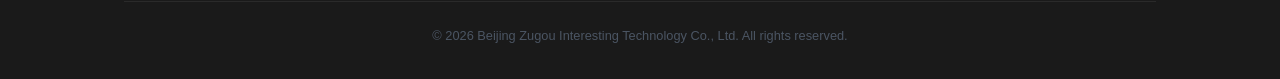
<file: terms.html>
<!DOCTYPE html>
<html lang="en">
<head>
  <meta charset="UTF-8">
  <meta name="viewport" content="width=device-width, initial-scale=1.0">
  <title>Terms of Service - Winterview</title>
  <meta name="description" content="Winterview Terms of Service - The terms and conditions governing your use of our AI-powered interview preparation service.">
  <link rel="canonical" href="https://winterview.app/terms">
  <link rel="icon" type="image/svg+xml" href="img/logo.svg">
  <link rel="stylesheet" href="css/styles.css">
</head>
<body>

  <!-- Header -->
  <header class="header">
    <div class="container">
      <nav class="nav">
        <a href="index.html" class="nav-logo">
          <img src="img/logo.svg" alt="Winterview" class="nav-logo-img">
          Winterview
        </a>
        <ul class="nav-links">
          <li><a href="index.html#features">Features</a></li>
          <li><a href="pricing.html">Pricing</a></li>
          <li><a href="about.html">About</a></li>
          <li><a href="index.html#waitlist" class="nav-cta">Join Waitlist</a></li>
        </ul>
        <button class="nav-toggle" onclick="document.querySelector('.nav-links').classList.toggle('show')">&#9776;</button>
      </nav>
    </div>
  </header>

  <!-- Terms Content -->
  <section class="section">
    <div class="container">
      <div class="legal-content">
        <h1>Terms of Service</h1>
        <p class="last-updated">Last updated: September 30, 2026</p>

        <p>Welcome to Winterview. These Terms of Service ("Terms" or "Agreement") govern your access to and use of the Winterview website and services (collectively, the "Service") operated by Beijing Zugou Interesting Technology Co., Ltd. ("we," "us," or "our").</p>

        <p>By accessing or using the Service, you agree to be bound by these Terms. If you do not agree to these Terms, you may not access or use the Service.</p>

        <h2>1. Eligibility</h2>
        <p>You must be at least 16 years of age to use the Service. By using the Service, you represent and warrant that you meet this age requirement and that you have the legal capacity to enter into a binding agreement.</p>

        <h2>2. Account Registration</h2>
        <p>To access certain features of the Service, you may be required to register for an account. You agree to:</p>
        <ul>
          <li>Provide accurate, current, and complete information during registration;</li>
          <li>Maintain the security of your account credentials and not share them with others;</li>
          <li>Notify us immediately of any unauthorized use of your account;</li>
          <li>Be responsible for all activities that occur under your account.</li>
        </ul>

        <h2>3. Subscriptions and Billing</h2>

        <h3>3.1 Subscription Plans</h3>
        <p>We offer the following subscription plans:</p>
        <ul>
          <li><strong>Weekly Plan:</strong> $7.99 per week, billed weekly.</li>
          <li><strong>Monthly Plan:</strong> $23.99 per month, billed monthly.</li>
        </ul>
        <p>All prices are in U.S. Dollars (USD). We reserve the right to change our pricing at any time, provided that any price changes will take effect at the end of your current billing cycle and we will notify you in advance.</p>

        <h3>3.2 Payment</h3>
        <p>Subscription fees are charged in advance on a recurring basis (weekly or monthly, depending on your plan) to the payment method you provide at the time of subscription. You authorize us to charge the applicable fees to your designated payment method until you cancel your subscription.</p>

        <h3>3.3 Cancellation</h3>
        <p>You may cancel your subscription at any time. Cancellation will take effect at the end of your current billing period. You will continue to have access to the Service until the end of the billing period for which you have already paid.</p>

        <h3>3.4 Refund Policy</h3>
        <p>Subscription fees are non-refundable except where required by applicable law. If you believe you have been charged in error, please contact us at <a href="mailto:support@winterview.app">support@winterview.app</a> within 14 days of the charge, and we will review your request. Refunds, if approved, will be processed to the original payment method within a reasonable timeframe.</p>

        <h3>3.5 Free Trial or Promotional Offers</h3>
        <p>If we offer a free trial or promotional pricing, any such offer is subject to the specific terms provided at the time of the offer. After the trial or promotional period ends, your subscription will automatically convert to the standard pricing plan unless you cancel before the end of the trial period.</p>

        <h2>4. Acceptable Use</h2>
        <p>You agree not to:</p>
        <ul>
          <li>Use the Service for any unlawful purpose or in violation of any applicable law;</li>
          <li>Upload, submit, or share content that is illegal, harmful, fraudulent, infringing, or otherwise objectionable;</li>
          <li>Attempt to gain unauthorized access to any part of the Service, other accounts, or computer systems;</li>
          <li>Use the Service to harass, abuse, threaten, or impersonate any person or entity;</li>
          <li>Introduce viruses, malware, or any other malicious code;</li>
          <li>Scrape, copy, or distribute content from the Service without our permission;</li>
          <li>Use automated systems (bots, scripts) to access the Service, except as expressly permitted;</li>
          <li>Reverse engineer, decompile, or disassemble any part of the Service.</li>
        </ul>

        <h2>5. User Content</h2>

        <h3>5.1 Your Content</h3>
        <p>You retain ownership of any content you submit to the Service, including job descriptions, resumes, and interview responses ("User Content"). By submitting User Content, you grant us a non-exclusive, worldwide, royalty-free license to use, process, and store your User Content for the purpose of providing and improving the Service.</p>

        <h3>5.2 Content Responsibilities</h3>
        <p>You are solely responsible for your User Content. You represent and warrant that you have all necessary rights to submit your User Content and that it does not violate any third-party rights or applicable law.</p>

        <h2>6. Intellectual Property</h2>
        <p>The Service, including its design, features, and content (excluding User Content), is owned by Beijing Zugou Interesting Technology Co., Ltd. and is protected by intellectual property laws. You may not copy, reproduce, distribute, or create derivative works from the Service without our express written permission.</p>

        <h2>7. AI-Generated Content Disclaimer</h2>
        <p>The Service uses artificial intelligence to generate interview questions, feedback, and other outputs. AI-generated content may not always be accurate, complete, or appropriate for your specific situation. You should use your own judgment when relying on any AI-generated outputs and should not consider them as professional career, legal, or medical advice. We are not liable for any decisions you make based on AI-generated content.</p>

        <h2>8. Disclaimers</h2>
        <p>The Service is provided on an "as is" and "as available" basis without warranties of any kind, whether express or implied. We do not warrant that the Service will be uninterrupted, error-free, or secure, or that any particular results will be achieved through use of the Service.</p>

        <h2>9. Limitation of Liability</h2>
        <p>To the fullest extent permitted by law, Beijing Zugou Interesting Technology Co., Ltd. and its affiliates shall not be liable for any indirect, incidental, special, consequential, or punitive damages, or any loss of profits or revenues, arising from or related to your use of the Service. Our total liability for any claims arising from these Terms or the Service shall not exceed the amount you have paid to us in the 12 months preceding the claim.</p>

        <h2>10. Indemnification</h2>
        <p>You agree to indemnify and hold harmless Beijing Zugou Interesting Technology Co., Ltd. and its affiliates from any claims, damages, losses, or expenses (including reasonable attorneys' fees) arising from your use of the Service, your violation of these Terms, or your infringement of any third-party rights.</p>

        <h2>11. Governing Law and Dispute Resolution</h2>
        <p>These Terms shall be governed by and construed in accordance with the laws of the People's Republic of China, without regard to conflict of law principles. Any disputes arising from these Terms or the Service shall first be attempted to be resolved through good-faith negotiations. If the dispute cannot be resolved through negotiation within 30 days, it shall be submitted to the jurisdiction of the courts of Beijing, China.</p>

        <h2>12. Termination</h2>
        <p>We may suspend or terminate your access to the Service at any time, with or without cause, and with or without notice. Upon termination, all of your data may be deleted from our systems. Sections that by their nature should survive termination (including intellectual property, disclaimers, limitation of liability, and indemnification) shall continue to apply.</p>

        <h2>13. Changes to These Terms</h2>
        <p>We may modify these Terms from time to time. We will notify you of material changes by posting the updated Terms on this page and updating the "Last updated" date. Your continued use of the Service after any changes constitutes acceptance of the new Terms.</p>

        <h2>14. Severability</h2>
        <p>If any provision of these Terms is found to be unenforceable or invalid, that provision will be limited or eliminated to the minimum extent necessary, and the remaining provisions will remain in full force and effect.</p>

        <h2>15. Contact Us</h2>
        <p>If you have any questions about these Terms, please contact us:</p>
        <ul>
          <li><strong>Email:</strong> <a href="mailto:support@winterview.app">support@winterview.app</a></li>
          <li><strong>Company:</strong> Beijing Zugou Interesting Technology Co., Ltd.</li>
          <li><strong>Address:</strong> Room 1119-92, 11th Floor, No. 18 Zhongguancun Street, Haidian District, Beijing, China</li>
        </ul>
      </div>
    </div>
  </section>

  <!-- Footer -->
  <footer class="footer">
    <div class="container">
      <div class="footer-content">
        <div class="footer-logo">
          <img src="img/logo.svg" alt="Winterview" class="footer-logo-img">
          <span class="footer-logo-text">Winterview</span>
        </div>
        <div class="footer-links">
          <a href="pricing.html">Pricing</a>
          <a href="about.html">About</a>
          <a href="privacy.html">Privacy Policy</a>
          <a href="terms.html">Terms of Service</a>
        </div>
        <p class="footer-email"><a href="mailto:support@winterview.app">support@winterview.app</a></p>
        <p class="copyright">&copy; 2026 Beijing Zugou Interesting Technology Co., Ltd. All rights reserved.</p>
      </div>
    </div>
  </footer>

</body>
</html>
</file>
<file: css/styles.css>
/* ===== Reset & Base ===== */
*, *::before, *::after {
  margin: 0;
  padding: 0;
  box-sizing: border-box;
}

:root {
  --color-primary: #FF6B35;
  --color-primary-dark: #E85A2B;
  --color-primary-darker: #C84920;
  --color-primary-light: #FFF1E8;
  --color-primary-lighter: #FFF9F5;
  --color-accent: #FF8C42;
  --color-text: #1F2937;
  --color-text-light: #6B7280;
  --color-text-lighter: #9CA3AF;
  --color-border: #E5E7EB;
  --color-border-orange: #FFD4B8;
  --color-bg: #FFFFFF;
  --color-bg-alt: #FFFAF6;
  --color-bg-dark: #1A1A1A;
  --color-success: #10B981;
  --color-warning: #F59E0B;
  --shadow-sm: 0 1px 2px rgba(255, 107, 53, 0.05);
  --shadow-md: 0 4px 6px -1px rgba(255, 107, 53, 0.08), 0 2px 4px -2px rgba(0,0,0,0.05);
  --shadow-lg: 0 10px 25px -5px rgba(255, 107, 53, 0.12), 0 8px 10px -6px rgba(0,0,0,0.05);
  --shadow-orange: 0 8px 24px -4px rgba(255, 107, 53, 0.25);
  --radius: 14px;
  --radius-sm: 10px;
  --max-width: 1080px;
}

html {
  scroll-behavior: smooth;
  font-size: 16px;
}

body {
  font-family: -apple-system, BlinkMacSystemFont, "Segoe UI", Roboto, "Helvetica Neue", Arial, sans-serif;
  color: var(--color-text);
  background: var(--color-bg);
  line-height: 1.6;
  -webkit-font-smoothing: antialiased;
  -moz-osx-font-smoothing: grayscale;
}

a {
  color: var(--color-primary);
  text-decoration: none;
  transition: color 0.2s ease;
}

a:hover {
  color: var(--color-primary-dark);
}

img {
  max-width: 100%;
  height: auto;
  display: block;
}

/* ===== Layout ===== */
.container {
  max-width: var(--max-width);
  margin: 0 auto;
  padding: 0 24px;
}

.section {
  padding: 80px 0;
}

.section-alt {
  background: var(--color-bg-alt);
}

.section-title {
  font-size: 2.1rem;
  font-weight: 700;
  color: var(--color-text);
  text-align: center;
  margin-bottom: 14px;
  letter-spacing: -0.02em;
}

.section-subtitle {
  font-size: 1.1rem;
  color: var(--color-text-light);
  text-align: center;
  max-width: 620px;
  margin: 0 auto 52px;
}

/* ===== Header / Nav ===== */
.header {
  position: sticky;
  top: 0;
  z-index: 100;
  background: rgba(255, 255, 255, 0.96);
  backdrop-filter: blur(10px);
  -webkit-backdrop-filter: blur(10px);
  border-bottom: 1px solid var(--color-border);
}

.nav {
  display: flex;
  align-items: center;
  justify-content: space-between;
  height: 68px;
}

.nav-logo {
  display: flex;
  align-items: center;
  gap: 10px;
  font-size: 1.3rem;
  font-weight: 800;
  color: var(--color-text);
  letter-spacing: -0.02em;
}

.nav-logo:hover {
  color: var(--color-text);
}

.nav-logo-img {
  width: 36px;
  height: 36px;
  border-radius: 9px;
  object-fit: contain;
}

.nav-links {
  display: flex;
  align-items: center;
  gap: 32px;
  list-style: none;
}

.nav-links a {
  color: var(--color-text-light);
  font-size: 0.95rem;
  font-weight: 500;
  position: relative;
}

.nav-links a:hover {
  color: var(--color-primary);
}

.nav-cta {
  background: var(--color-primary) !important;
  color: #fff !important;
  padding: 10px 22px;
  border-radius: var(--radius-sm);
  font-weight: 600;
  font-size: 0.9rem;
  transition: background 0.2s ease, transform 0.15s ease, box-shadow 0.2s ease;
  box-shadow: var(--shadow-orange);
}

.nav-cta:hover {
  background: var(--color-primary-dark) !important;
  color: #fff !important;
  transform: translateY(-1px);
}

.nav-toggle {
  display: none;
  background: none;
  border: none;
  cursor: pointer;
  font-size: 1.5rem;
  color: var(--color-text);
}

/* ===== Hero ===== */
.hero {
  padding: 72px 0 56px;
  text-align: center;
  position: relative;
  overflow: hidden;
}

.hero::before {
  content: "";
  position: absolute;
  top: -100px;
  left: 50%;
  transform: translateX(-50%);
  width: 800px;
  height: 800px;
  background: radial-gradient(circle, rgba(255, 107, 53, 0.08) 0%, rgba(255, 107, 53, 0) 60%);
  pointer-events: none;
  z-index: 0;
}

.hero > .container {
  position: relative;
  z-index: 1;
}

.hero-badge {
  display: inline-flex;
  align-items: center;
  gap: 6px;
  background: var(--color-primary-light);
  color: var(--color-primary-darker);
  padding: 7px 18px;
  border-radius: 100px;
  font-size: 0.85rem;
  font-weight: 600;
  margin-bottom: 28px;
  border: 1px solid var(--color-border-orange);
}

.hero-badge-dot {
  width: 6px;
  height: 6px;
  background: var(--color-primary);
  border-radius: 50%;
  animation: pulse 2s infinite;
}

@keyframes pulse {
  0%, 100% { opacity: 1; transform: scale(1); }
  50% { opacity: 0.6; transform: scale(1.3); }
}

.hero h1 {
  font-size: 3.25rem;
  font-weight: 800;
  line-height: 1.12;
  letter-spacing: -0.035em;
  color: var(--color-text);
  max-width: 760px;
  margin: 0 auto 22px;
}

.hero h1 .highlight {
  background: linear-gradient(135deg, var(--color-primary) 0%, var(--color-accent) 100%);
  -webkit-background-clip: text;
  background-clip: text;
  -webkit-text-fill-color: transparent;
  color: var(--color-primary);
}

.hero p {
  font-size: 1.2rem;
  color: var(--color-text-light);
  max-width: 580px;
  margin: 0 auto 40px;
  line-height: 1.55;
}

/* ===== Waitlist Form ===== */
.waitlist-form {
  display: flex;
  gap: 10px;
  max-width: 480px;
  margin: 0 auto;
  background: #fff;
  padding: 6px;
  border-radius: var(--radius);
  border: 1px solid var(--color-border);
  box-shadow: var(--shadow-md);
}

.waitlist-form input {
  flex: 1;
  padding: 14px 18px;
  border: none;
  background: transparent;
  font-size: 1rem;
  outline: none;
  color: var(--color-text);
}

.waitlist-form button {
  background: var(--color-primary);
  color: #fff;
  border: none;
  padding: 14px 28px;
  border-radius: var(--radius-sm);
  font-size: 1rem;
  font-weight: 600;
  cursor: pointer;
  white-space: nowrap;
  transition: background 0.2s ease, transform 0.1s ease, box-shadow 0.2s ease;
}

.waitlist-form button:hover {
  background: var(--color-primary-dark);
  box-shadow: var(--shadow-orange);
}

.waitlist-form button:active {
  transform: scale(0.97);
}

.waitlist-note {
  font-size: 0.85rem;
  color: var(--color-text-lighter);
  margin-top: 18px;
}

.waitlist-success {
  display: none;
  background: var(--color-primary-light);
  border: 1px solid var(--color-border-orange);
  border-radius: var(--radius-sm);
  padding: 20px 24px;
  max-width: 480px;
  margin: 0 auto;
  text-align: center;
  color: var(--color-primary-darker);
  font-weight: 500;
}

.waitlist-success.show {
  display: block;
}

/* ===== Product Mockup ===== */
.hero-mockup {
  margin: 72px auto 0;
  max-width: 920px;
  background: #fff;
  border: 1px solid var(--color-border);
  border-radius: 18px;
  box-shadow: var(--shadow-lg);
  overflow: hidden;
}

.mockup-browser-bar {
  display: flex;
  align-items: center;
  gap: 8px;
  padding: 14px 18px;
  background: var(--color-bg-alt);
  border-bottom: 1px solid var(--color-border);
}

.mockup-browser-bar .dot {
  width: 12px;
  height: 12px;
  border-radius: 50%;
}

.mockup-browser-bar .dot.red { background: #FF5F57; }
.mockup-browser-bar .dot.yellow { background: #FEBC2E; }
.mockup-browser-bar .dot.green { background: #28C840; }

.mockup-browser-bar .url {
  flex: 1;
  background: #fff;
  border: 1px solid var(--color-border);
  border-radius: 6px;
  padding: 5px 14px;
  font-size: 0.8rem;
  color: var(--color-text-lighter);
  margin-left: 8px;
}

.mockup-content {
  display: grid;
  grid-template-columns: 1fr 1.2fr;
  min-height: 380px;
}

.mockup-sidebar {
  background: var(--color-bg-alt);
  padding: 24px;
  border-right: 1px solid var(--color-border);
}

.mockup-sidebar h4 {
  font-size: 0.72rem;
  text-transform: uppercase;
  letter-spacing: 0.08em;
  color: var(--color-text-lighter);
  margin-bottom: 14px;
  font-weight: 700;
}

.mockup-sidebar .session-item {
  padding: 10px 12px;
  border-radius: 8px;
  margin-bottom: 6px;
  font-size: 0.85rem;
  color: var(--color-text-light);
  background: #fff;
  border: 1px solid var(--color-border);
  cursor: pointer;
  transition: border-color 0.2s ease, background 0.2s ease;
}

.mockup-sidebar .session-item:hover {
  border-color: var(--color-border-orange);
}

.mockup-sidebar .session-item.active {
  background: var(--color-primary-light);
  color: var(--color-primary-darker);
  border-color: var(--color-primary);
  font-weight: 600;
}

.mockup-main {
  padding: 24px;
  display: flex;
  flex-direction: column;
}

.mockup-chat-msg {
  display: flex;
  gap: 10px;
  margin-bottom: 16px;
  align-items: flex-start;
}

.mockup-avatar {
  width: 32px;
  height: 32px;
  border-radius: 50%;
  flex-shrink: 0;
  display: flex;
  align-items: center;
  justify-content: center;
  font-size: 0.75rem;
  font-weight: 700;
  color: #fff;
}

.mockup-avatar.ai { background: linear-gradient(135deg, var(--color-primary) 0%, var(--color-accent) 100%); }
.mockup-avatar.user { background: #6B7280; }

.mockup-bubble {
  background: var(--color-bg-alt);
  padding: 12px 16px;
  border-radius: 12px;
  font-size: 0.88rem;
  color: var(--color-text);
  line-height: 1.5;
  max-width: 80%;
}

.mockup-bubble.user {
  background: var(--color-primary-light);
  color: var(--color-primary-darker);
  border: 1px solid var(--color-border-orange);
}

.mockup-input-bar {
  display: flex;
  gap: 8px;
  margin-top: auto;
  padding-top: 16px;
  border-top: 1px solid var(--color-border);
}

.mockup-input-bar .input {
  flex: 1;
  background: var(--color-bg-alt);
  border: 1px solid var(--color-border);
  border-radius: 10px;
  padding: 12px 14px;
  font-size: 0.85rem;
  color: var(--color-text-lighter);
}

.mockup-input-bar .send-btn {
  background: var(--color-primary);
  color: #fff;
  border: none;
  border-radius: 10px;
  padding: 12px 18px;
  font-size: 0.82rem;
  font-weight: 600;
}

/* ===== Features ===== */
.features-grid {
  display: grid;
  grid-template-columns: repeat(3, 1fr);
  gap: 24px;
}

.feature-card {
  background: #fff;
  border: 1px solid var(--color-border);
  border-radius: var(--radius);
  padding: 32px 28px;
  transition: box-shadow 0.25s ease, transform 0.25s ease, border-color 0.25s ease;
  position: relative;
  overflow: hidden;
}

.feature-card::before {
  content: "";
  position: absolute;
  top: 0;
  left: 0;
  right: 0;
  height: 3px;
  background: linear-gradient(90deg, var(--color-primary) 0%, var(--color-accent) 100%);
  transform: scaleX(0);
  transform-origin: left;
  transition: transform 0.3s ease;
}

.feature-card:hover {
  box-shadow: var(--shadow-lg);
  transform: translateY(-4px);
  border-color: var(--color-border-orange);
}

.feature-card:hover::before {
  transform: scaleX(1);
}

.feature-icon {
  width: 52px;
  height: 52px;
  border-radius: 14px;
  background: var(--color-primary-light);
  display: flex;
  align-items: center;
  justify-content: center;
  font-size: 1.6rem;
  margin-bottom: 22px;
  border: 1px solid var(--color-border-orange);
}

.feature-card h3 {
  font-size: 1.2rem;
  font-weight: 700;
  margin-bottom: 10px;
  color: var(--color-text);
  letter-spacing: -0.01em;
}

.feature-card p {
  font-size: 0.95rem;
  color: var(--color-text-light);
  line-height: 1.6;
}

/* ===== How It Works ===== */
.steps {
  display: grid;
  grid-template-columns: repeat(3, 1fr);
  gap: 32px;
  counter-reset: step;
}

.step {
  text-align: center;
  position: relative;
  padding: 0 12px;
}

.step-number {
  width: 60px;
  height: 60px;
  border-radius: 18px;
  background: linear-gradient(135deg, var(--color-primary) 0%, var(--color-accent) 100%);
  color: #fff;
  font-size: 1.6rem;
  font-weight: 800;
  display: flex;
  align-items: center;
  justify-content: center;
  margin: 0 auto 22px;
  box-shadow: var(--shadow-orange);
}

.step h3 {
  font-size: 1.18rem;
  font-weight: 700;
  margin-bottom: 10px;
  letter-spacing: -0.01em;
}

.step p {
  font-size: 0.95rem;
  color: var(--color-text-light);
}

/* ===== Pricing ===== */
.pricing-grid {
  display: grid;
  grid-template-columns: repeat(2, 1fr);
  gap: 28px;
  max-width: 760px;
  margin: 0 auto;
}

.pricing-card {
  background: #fff;
  border: 2px solid var(--color-border);
  border-radius: var(--radius);
  padding: 40px 32px;
  text-align: center;
  position: relative;
  transition: border-color 0.2s ease, box-shadow 0.2s ease, transform 0.2s ease;
}

.pricing-card:hover {
  box-shadow: var(--shadow-md);
  transform: translateY(-2px);
}

.pricing-card.featured {
  border-color: var(--color-primary);
  box-shadow: var(--shadow-orange);
}

.pricing-badge {
  position: absolute;
  top: -14px;
  left: 50%;
  transform: translateX(-50%);
  background: linear-gradient(135deg, var(--color-primary) 0%, var(--color-accent) 100%);
  color: #fff;
  font-size: 0.75rem;
  font-weight: 700;
  padding: 5px 16px;
  border-radius: 100px;
  text-transform: uppercase;
  letter-spacing: 0.05em;
  box-shadow: var(--shadow-orange);
}

.pricing-card h3 {
  font-size: 1.3rem;
  font-weight: 700;
  margin-bottom: 8px;
  color: var(--color-text);
}

.pricing-card .price {
  font-size: 3.2rem;
  font-weight: 800;
  color: var(--color-text);
  margin: 18px 0 4px;
  letter-spacing: -0.035em;
}

.pricing-card.featured .price {
  color: var(--color-primary);
}

.pricing-card .price-period {
  font-size: 1rem;
  color: var(--color-text-light);
  font-weight: 500;
}

.pricing-card .price-desc {
  font-size: 0.92rem;
  color: var(--color-text-light);
  margin: 16px 0 28px;
  line-height: 1.5;
}

.pricing-features {
  list-style: none;
  text-align: left;
  margin-bottom: 32px;
}

.pricing-features li {
  padding: 11px 0;
  font-size: 0.95rem;
  color: var(--color-text);
  display: flex;
  align-items: flex-start;
  gap: 10px;
  border-bottom: 1px solid var(--color-border);
}

.pricing-features li:last-child {
  border-bottom: none;
}

.pricing-features li::before {
  content: "\2713";
  color: var(--color-primary);
  font-weight: 800;
  flex-shrink: 0;
}

.pricing-note {
  text-align: center;
  margin-top: 40px;
  font-size: 0.9rem;
  color: var(--color-text-light);
}

/* ===== CTA Section ===== */
.cta-section {
  background: linear-gradient(135deg, var(--color-primary) 0%, var(--color-accent) 100%);
  border-radius: 20px;
  padding: 64px 48px;
  text-align: center;
  color: #fff;
  position: relative;
  overflow: hidden;
}

.cta-section::before {
  content: "";
  position: absolute;
  top: -50%;
  right: -10%;
  width: 400px;
  height: 400px;
  background: radial-gradient(circle, rgba(255,255,255,0.15) 0%, rgba(255,255,255,0) 70%);
  pointer-events: none;
}

.cta-section > * {
  position: relative;
  z-index: 1;
}

.cta-section h2 {
  font-size: 2.1rem;
  font-weight: 800;
  margin-bottom: 14px;
  letter-spacing: -0.02em;
}

.cta-section p {
  font-size: 1.1rem;
  opacity: 0.95;
  margin-bottom: 32px;
}

.cta-section .waitlist-form {
  background: rgba(255,255,255,0.15);
  border: 1px solid rgba(255,255,255,0.25);
  backdrop-filter: blur(10px);
}

.cta-section .waitlist-form input {
  color: #fff;
}

.cta-section .waitlist-form input::placeholder {
  color: rgba(255,255,255,0.7);
}

.cta-section .waitlist-form button {
  background: #fff;
  color: var(--color-primary-darker);
}

.cta-section .waitlist-form button:hover {
  background: var(--color-primary-lighter);
  box-shadow: 0 8px 20px rgba(0,0,0,0.15);
}

.cta-section .waitlist-success {
  background: rgba(255,255,255,0.2);
  border: 1px solid rgba(255,255,255,0.3);
  color: #fff;
}

/* ===== About Page ===== */
.about-content {
  max-width: 760px;
  margin: 0 auto;
}

.about-content h1 {
  font-size: 2.6rem;
  font-weight: 800;
  letter-spacing: -0.025em;
  margin-bottom: 28px;
}

.about-content h2 {
  font-size: 1.5rem;
  font-weight: 700;
  margin: 44px 0 18px;
  letter-spacing: -0.01em;
}

.about-content p {
  font-size: 1.05rem;
  color: var(--color-text-light);
  margin-bottom: 16px;
  line-height: 1.7;
}

.about-content .info-list {
  list-style: none;
  margin: 24px 0;
  background: var(--color-bg-alt);
  border: 1px solid var(--color-border);
  border-radius: var(--radius);
  padding: 12px 24px;
}

.about-content .info-list li {
  padding: 16px 0;
  border-bottom: 1px solid var(--color-border);
  font-size: 1rem;
  display: flex;
  gap: 16px;
}

.about-content .info-list li:last-child {
  border-bottom: none;
}

.about-content .info-list li strong {
  min-width: 220px;
  color: var(--color-text);
  font-weight: 600;
}

.about-content .info-list li span {
  color: var(--color-text-light);
}

/* ===== Legal Pages ===== */
.legal-content {
  max-width: 760px;
  margin: 0 auto;
}

.legal-content h1 {
  font-size: 2.6rem;
  font-weight: 800;
  letter-spacing: -0.025em;
  margin-bottom: 10px;
}

.legal-content .last-updated {
  font-size: 0.9rem;
  color: var(--color-text-lighter);
  margin-bottom: 40px;
  padding-bottom: 20px;
  border-bottom: 1px solid var(--color-border);
}

.legal-content h2 {
  font-size: 1.4rem;
  font-weight: 700;
  margin: 40px 0 14px;
  color: var(--color-text);
  letter-spacing: -0.01em;
}

.legal-content h3 {
  font-size: 1.12rem;
  font-weight: 600;
  margin: 26px 0 10px;
  color: var(--color-text);
}

.legal-content p {
  font-size: 1rem;
  color: var(--color-text-light);
  margin-bottom: 14px;
  line-height: 1.7;
}

.legal-content ul, .legal-content ol {
  padding-left: 24px;
  margin-bottom: 16px;
}

.legal-content li {
  font-size: 1rem;
  color: var(--color-text-light);
  margin-bottom: 8px;
  line-height: 1.6;
}

.legal-content a {
  color: var(--color-primary);
  text-decoration: underline;
  text-decoration-color: var(--color-border-orange);
  text-underline-offset: 3px;
}

.legal-content a:hover {
  text-decoration-color: var(--color-primary);
}

/* ===== Footer ===== */
.footer {
  background: var(--color-bg-dark);
  color: #9CA3AF;
  padding: 56px 0 32px;
}

.footer-content {
  text-align: center;
}

.footer .footer-logo {
  display: flex;
  align-items: center;
  justify-content: center;
  gap: 10px;
  margin-bottom: 20px;
}

.footer .footer-logo-img {
  width: 32px;
  height: 32px;
  border-radius: 8px;
  object-fit: contain;
}

.footer .footer-logo-text {
  font-size: 1.15rem;
  font-weight: 700;
  color: #fff;
  letter-spacing: -0.02em;
}

.footer .company-name {
  font-size: 0.95rem;
  font-weight: 600;
  color: #D1D5DB;
  margin-bottom: 6px;
}

.footer .company-address {
  font-size: 0.85rem;
  color: #6B7280;
  margin-bottom: 22px;
  line-height: 1.5;
}

.footer .footer-links {
  display: flex;
  justify-content: center;
  gap: 28px;
  flex-wrap: wrap;
  margin-bottom: 22px;
}

.footer .footer-links a {
  color: #9CA3AF;
  font-size: 0.9rem;
  font-weight: 500;
}

.footer .footer-links a:hover {
  color: var(--color-primary);
}

.footer .footer-email {
  font-size: 0.9rem;
  color: #9CA3AF;
}

.footer .footer-email a {
  color: #9CA3AF;
}

.footer .footer-email a:hover {
  color: var(--color-primary);
}

.footer .copyright {
  font-size: 0.8rem;
  color: #4B5563;
  margin-top: 28px;
  padding-top: 24px;
  border-top: 1px solid #2A2A2A;
}

/* ===== Mobile Nav ===== */
.nav-links.show {
  display: flex;
  position: absolute;
  top: 68px;
  left: 0;
  right: 0;
  background: #fff;
  flex-direction: column;
  padding: 20px 24px;
  gap: 18px;
  border-bottom: 1px solid var(--color-border);
  box-shadow: var(--shadow-md);
}

.nav-links.show a {
  font-size: 1rem;
}

/* ===== Responsive ===== */
@media (max-width: 768px) {
  .nav-links {
    display: none;
  }

  .nav-toggle {
    display: block;
  }

  .hero {
    padding: 56px 0 40px;
  }

  .hero h1 {
    font-size: 2.1rem;
  }

  .hero p {
    font-size: 1.05rem;
  }

  .waitlist-form {
    flex-direction: column;
    padding: 8px;
  }

  .waitlist-form button {
    width: 100%;
  }

  .features-grid {
    grid-template-columns: 1fr;
  }

  .steps {
    grid-template-columns: 1fr;
    gap: 36px;
  }

  .pricing-grid {
    grid-template-columns: 1fr;
  }

  .mockup-content {
    grid-template-columns: 1fr;
  }

  .mockup-sidebar {
    display: none;
  }

  .section {
    padding: 56px 0;
  }

  .section-title {
    font-size: 1.7rem;
  }

  .cta-section {
    padding: 48px 24px;
  }

  .cta-section h2 {
    font-size: 1.7rem;
  }

  .about-content .info-list li {
    flex-direction: column;
    gap: 4px;
  }

  .about-content .info-list li strong {
    min-width: auto;
  }

  .about-content h1, .legal-content h1 {
    font-size: 2rem;
  }

  .footer .footer-links {
    gap: 18px;
  }
}
</file>
